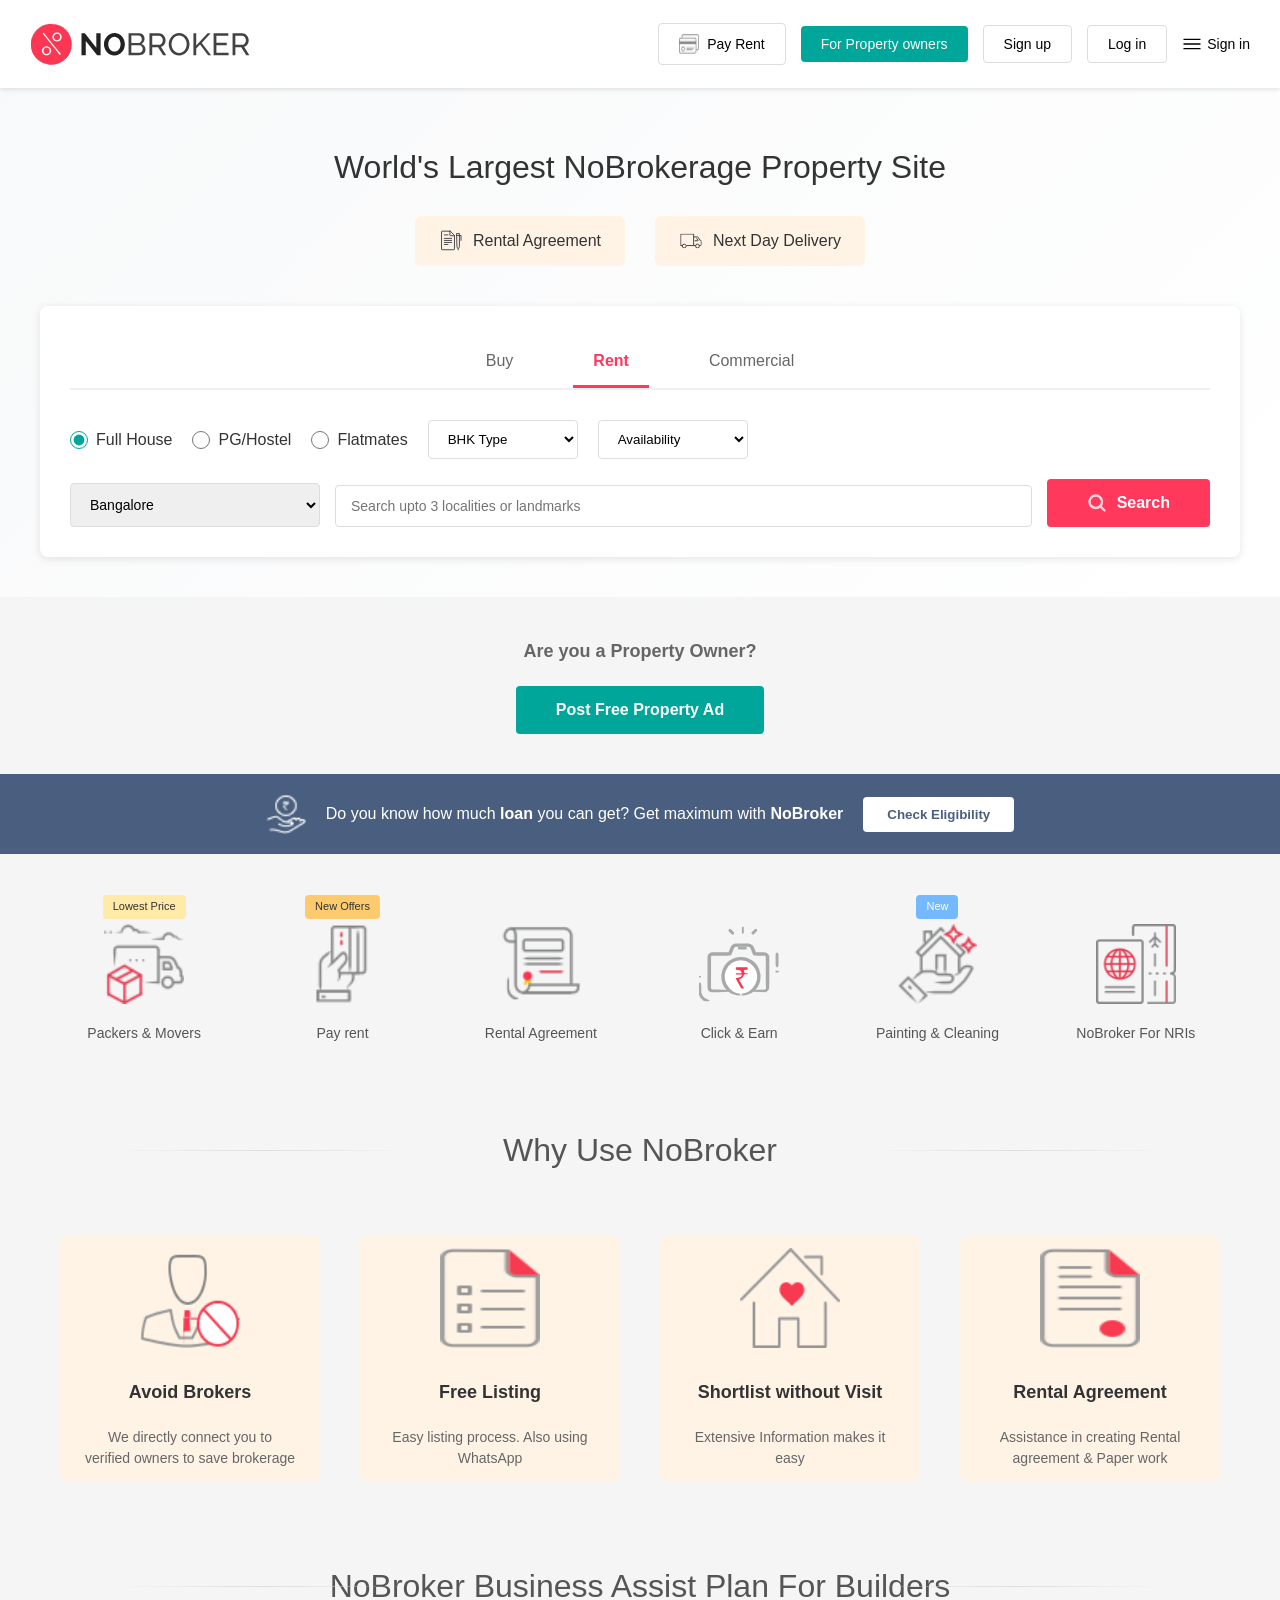
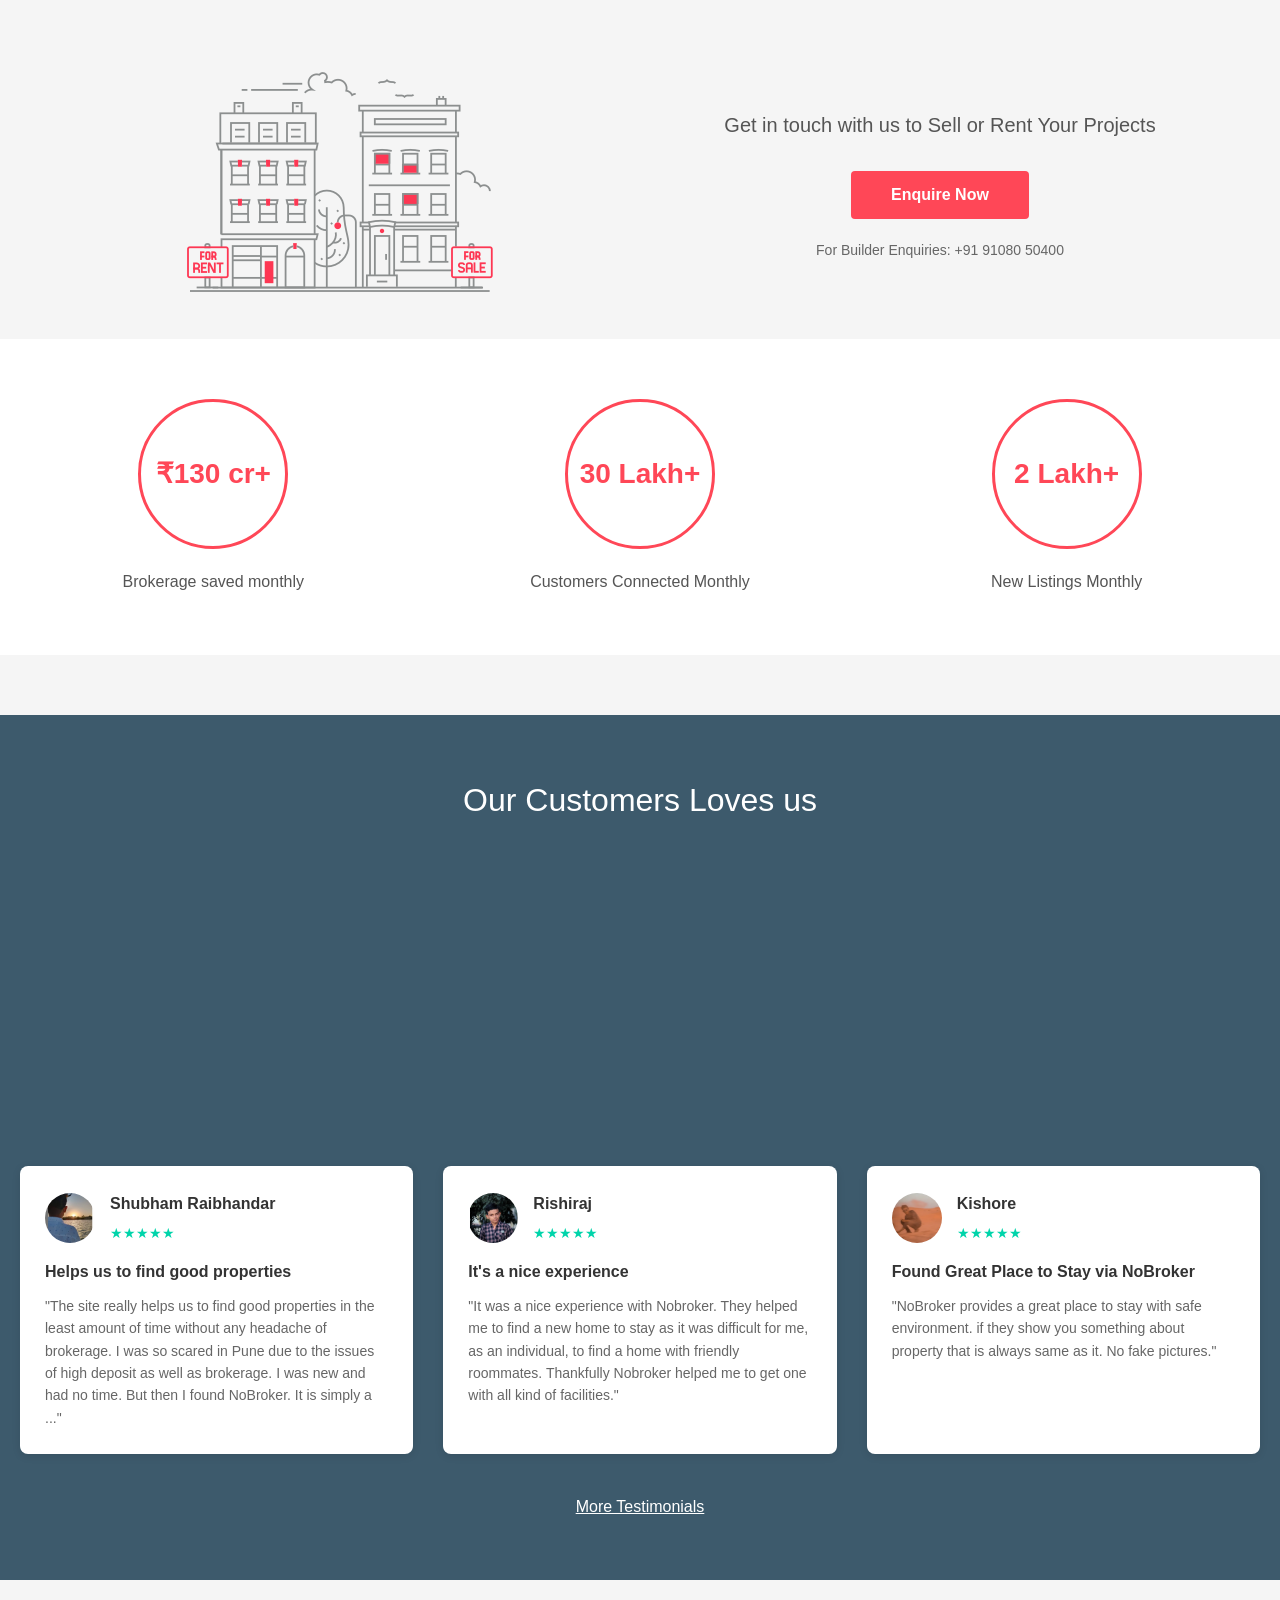
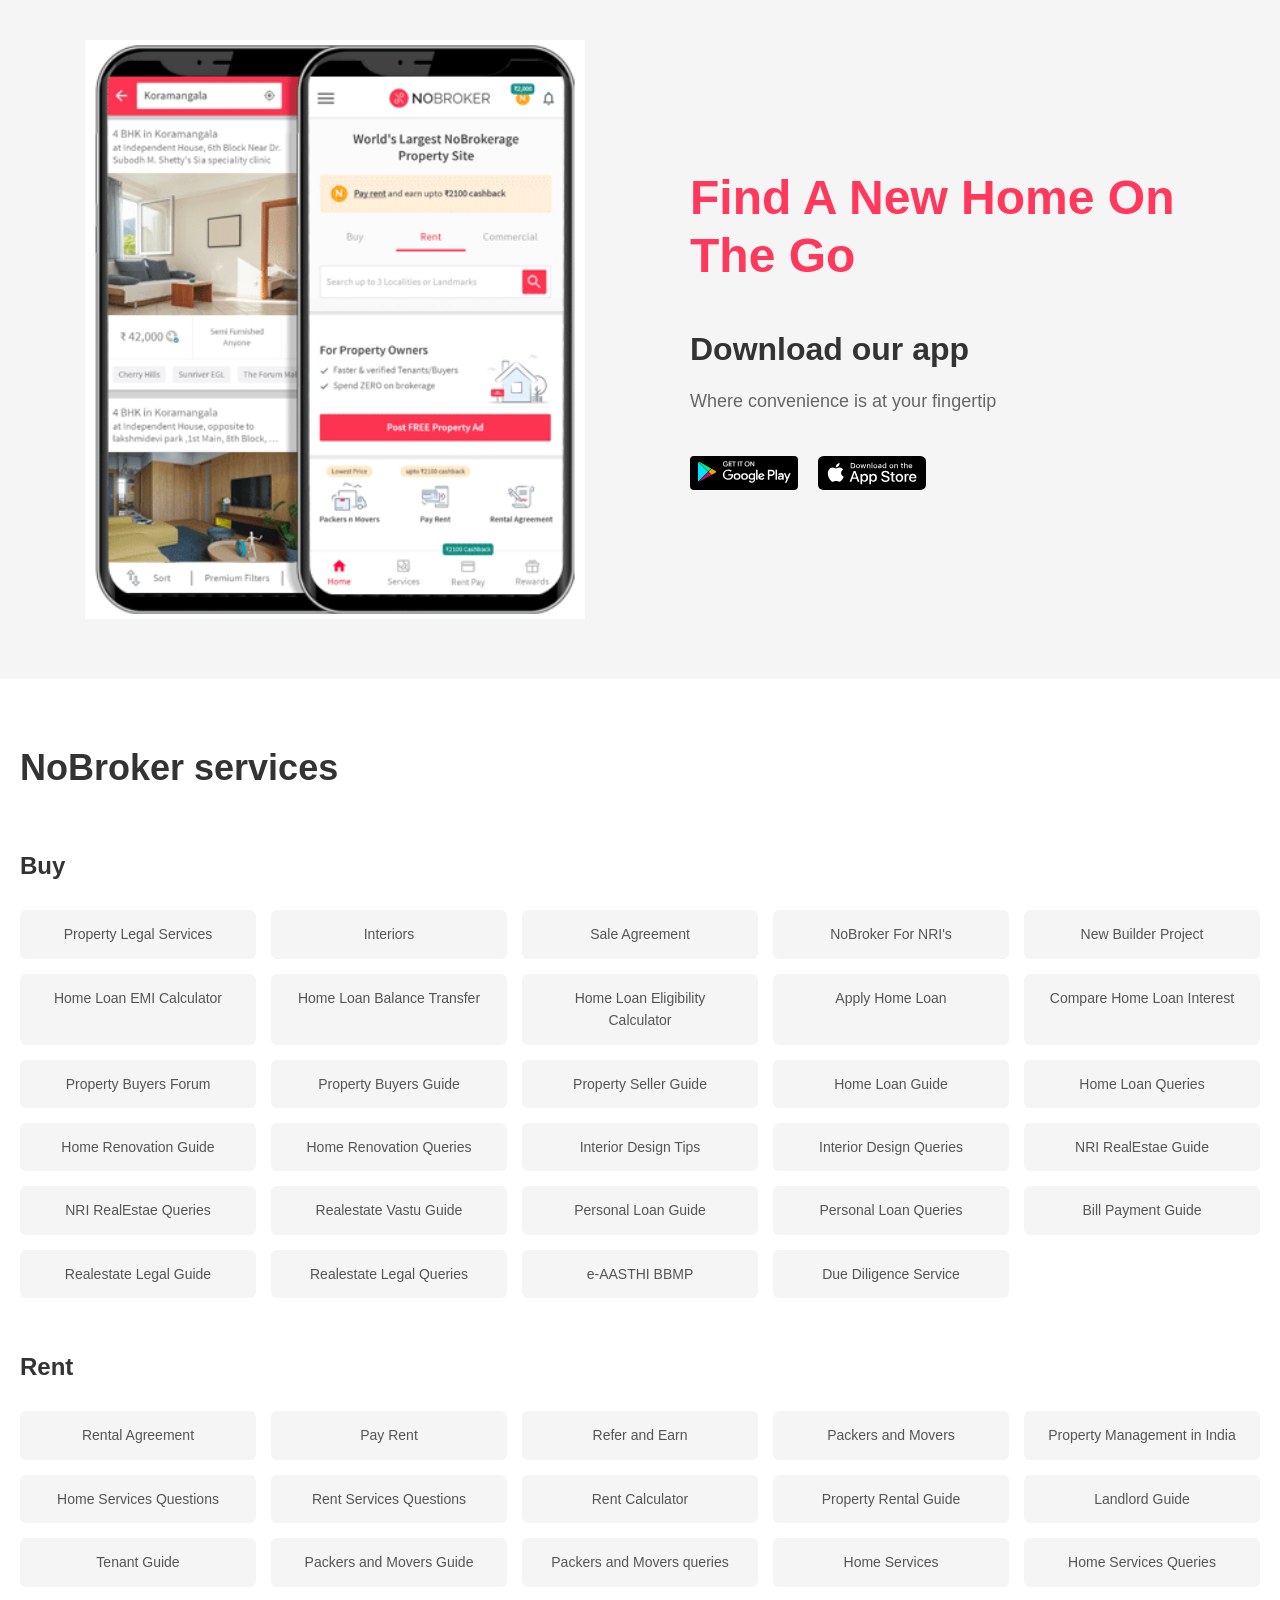
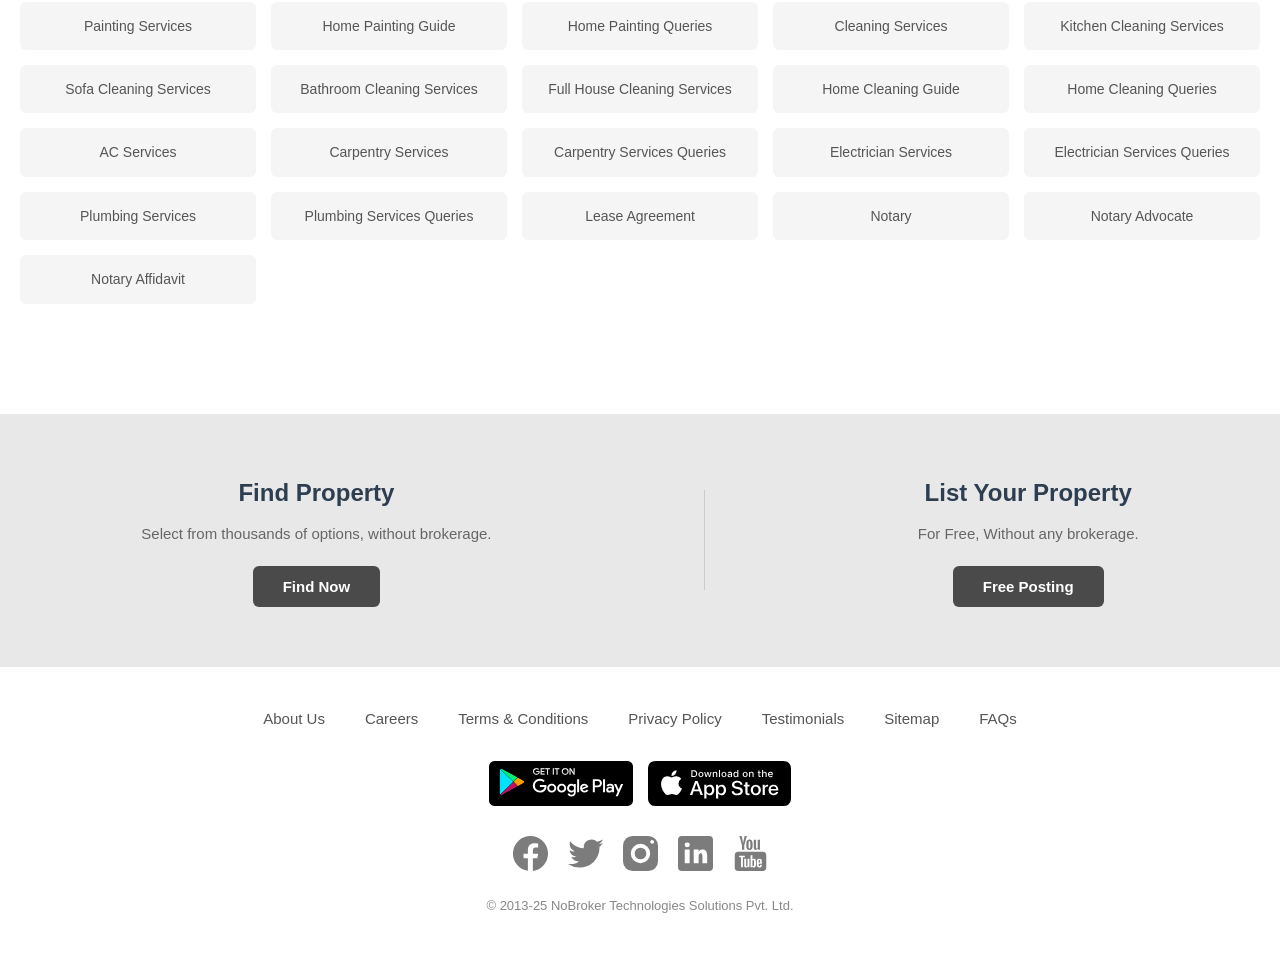
<file: index.html>
<!DOCTYPE html>
<html lang="en">
<head>
    <meta charset="UTF-8">
    <meta name="viewport" content="width=device-width, initial-scale=1.0">
    <title>NoBroker - World's Largest NoBrokerage Property Site</title>
    <link rel="stylesheet" href="style.css">
    <link rel="shortcut icon" href="nofav.webp" type="image/x-icon">
</head>
<body>
    <!-- Navigation Bar -->
    <nav class="navbar">
        <div class="logo-container">
            <img style="width: 220px;" src="./nologo.svg" alt="NoBroker Logo" class="logo">
        </div>
        
        <div class="nav-actions">
            <button class="nav-btn">
                <img src="./pay.png" alt="Pay Rent" class="nav-icon">
                <span><a style="color: black;text-decoration: none;" href="./bill.html">Pay Rent</a></span>
            </button>
            
            <button class="nav-btn primary">
                <span><a style="text-decoration: none;color: white;" href="./sell.html">For Property owners</a></span>
            </button>
            
            <button class="nav-btn">
                <span>Sign up</span>
            </button>
            
            <button class="nav-btn">
                <span><a style="text-decoration: none;color: black;" href="./login.html">Log in</a></span>
            </button>
            
            <button class="menu-btn">
                <img src="./nomenu.svg" alt="Menu" class="nav-icon">
                <span><a style="text-decoration: none;color: black;" href="./login.html">Sign in</a></span>
            </button>
        </div>
    </nav>

    <!-- Hero Section -->
    <section class="hero-section">
        <h1 class="hero-title">World's Largest NoBrokerage Property Site</h1>
        
        <div class="features">
            <div class="feature-item">
                <img src="./rental.svg" alt="Rental Agreement" class="feature-icon">
                <span>Rental Agreement</span>
            </div>
            
            <div class="feature-item">
                <img src="./next.svg" alt="Next Day Delivery" class="feature-icon">
                <span>Next Day Delivery</span>
            </div>
        </div>

        <!-- Search Container -->
        <div class="search-container">
            <div class="tabs">
                <div class="tab">Buy</div>
                <div class="tab active">Rent</div>
                <div class="tab">Commercial</div>
            </div>

            <div class="property-filters">
                <div class="radio-group">
                    <input type="radio" id="fullhouse" name="property" checked>
                    <label for="fullhouse">Full House</label>
                </div>
                <div class="radio-group">
                    <input type="radio" id="pghostel" name="property">
                    <label for="pghostel">PG/Hostel</label>
                </div>
                <div class="radio-group">
                    <input type="radio" id="flatmates" name="property">
                    <label for="flatmates">Flatmates</label>
                </div>
                <select class="filter-dropdown">
                    <option>BHK Type</option>
                    <option>1 BHK</option>
                    <option>2 BHK</option>
                    <option>3 BHK</option>
                    <option>4+ BHK</option>
                </select>
                <select class="filter-dropdown">
                    <option>Availability</option>
                    <option>Immediate</option>
                    <option>Within 15 Days</option>
                    <option>Within 30 Days</option>
                </select>
            </div>

            <div class="search-form">
                <select class="form-input">
                    <option>Bangalore</option>
                    <option>Mumbai</option>
                    <option>Delhi</option>
                    <option>Pune</option>
                    <option>Hyderabad</option>
                </select>
                
                <input type="text" class="form-input" placeholder="Search upto 3 localities or landmarks">
                
                <button class="search-btn">
                    <img src="./nosearch.svg" alt="Search" class="search-icon">
                    Search
                </button>
            </div>
        </div>
    </section>

    <!-- Property Owner Section -->
    <section class="owner-section">
        <h3 class="owner-title">Are you a Property Owner?</h3>
        <button class="post-property-btn">Post Free Property Ad</button>
    </section>

    <!-- Loan Section -->
    <section class="loan-section">
        <img src="./loan.png" alt="Loan" class="loan-icon">
        <p class="loan-text">Do you know how much <span>loan</span> you can get? Get maximum with <span>NoBroker</span></p>
        <button class="eligibility-btn">Check Eligibility</button>
    </section>

    <div class="container">
        <!-- First Row - Services -->
        <section class="services-section">
            <div class="service-item">
                <div class="badge-container">
                    <span class="badge">Lowest Price</span>
                </div>
                <img src="./row1.png" alt="Packers & Movers">
                <p>Packers & Movers</p>
            </div>
            <div class="service-item">
                <div class="badge-container">
                    <span class="badge orange">New Offers</span>
                </div>
                <img src="./row2.png" alt="Pay rent">
                <p>Pay rent</p>
            </div>
            <div class="service-item">
                <div class="badge-container"></div>
                <img src="./row3.png" alt="Rental Agreement">
                <p>Rental Agreement</p>
            </div>
            <div class="service-item">
                <div class="badge-container"></div>
                <img src="./row4.svg" alt="Click & Earn">
                <p>Click & Earn</p>
            </div>
            <div class="service-item">
                <div class="badge-container">
                    <span class="badge new">New</span>
                </div>
                <img src="./row5.png" alt="Painting & Cleaning">
                <p>Painting & Cleaning</p>
            </div>
            <div class="service-item">
                <div class="badge-container"></div>
                <img src="./row6.png" alt="NoBroker For NRIs">
                <p>NoBroker For NRIs</p>
            </div>
        </section>

        <!-- Why Use NoBroker Section -->
        <h2 class="section-title">Why Use NoBroker</h2>

        <section class="features-section">
            <div class="feature-item">
                <img src="./second.png" alt="Avoid Brokers">
                <h3>Avoid Brokers</h3>
                <p>We directly connect you to verified owners to save brokerage</p>
            </div>
            <div class="feature-item">
                <img src="./second2.png" alt="Free Listing">
                <h3>Free Listing</h3>
                <p>Easy listing process. Also using WhatsApp</p>
            </div>
            <div class="feature-item">
                <img src="./second3.png" alt="Shortlist without Visit">
                <h3>Shortlist without Visit</h3>
                <p>Extensive Information makes it easy</p>
            </div>
            <div class="feature-item">
                <img src="./second4.png" alt="Rental Agreement">
                <h3>Rental Agreement</h3>
                <p>Assistance in creating Rental agreement & Paper work</p>
            </div>
        </section>

        <!-- Business Assist Plan -->
        <h2 class="section-title">NoBroker Business Assist Plan For Builders</h2>

        <section class="builder-section">
            <div class="builder-image">
                <img src="./build.png" alt="Building illustration">
            </div>
            <div class="builder-content">
                <p class="builder-text">Get in touch with us to Sell or Rent Your Projects</p>
                <button class="enquire-btn">Enquire Now</button>
                <p class="builder-contact">For Builder Enquiries: +91 91080 50400</p>
            </div>
        </section>
    </div>

      <!-- Stats Section -->
        <section class="stats-section">
            <div class="stat-item">
                <div class="stat-circle">
                    <span class="stat-number">₹130 cr+</span>
                </div>
                <p class="stat-label">Brokerage saved monthly</p>
            </div>
            <div class="stat-item">
                <div class="stat-circle">
                    <span class="stat-number">30 Lakh+</span>
                </div>
                <p class="stat-label">Customers Connected Monthly</p>
            </div>
            <div class="stat-item">
                <div class="stat-circle">
                    <span class="stat-number">2 Lakh+</span>
                </div>
                <p class="stat-label">New Listings Monthly</p>
            </div>
        </section>

        <!-- Customer Reviews Section -->
        <section class="reviews-section">
            <h2 class="section-title-dark">Our Customers Loves us</h2>
            
            <div class="video-container">
                <iframe src="https://www.youtube.com/embed/0ChlgxhXVws?si=gW314exFiSoxu4D_" title="YouTube video player" frameborder="0" allow="accelerometer; autoplay; clipboard-write; encrypted-media; gyroscope; picture-in-picture; web-share" referrerpolicy="strict-origin-when-cross-origin" allowfullscreen></iframe>
            </div>

            <div class="testimonials-container">
                <div class="testimonial-card">
                    <div class="testimonial-header">
                        <img src="./Screenshot 2025-10-29 153111.png" alt="Shubham Raibhandar" class="user-avatar">
                        <div class="user-info">
                            <h4>Shubham Raibhandar</h4>
                            <div class="stars">★★★★★</div>
                        </div>
                    </div>
                    <h3>Helps us to find good properties</h3>
                    <p>"The site really helps us to find good properties in the least amount of time without any headache of brokerage. I was so scared in Pune due to the issues of high deposit as well as brokerage. I was new and had no time. But then I found NoBroker. It is simply a ..."</p>
                </div>

                <div class="testimonial-card">
                    <div class="testimonial-header">
                        <img src="./Screenshot 2025-10-29 153133.png" alt="Lisa Das" class="user-avatar">
                        <div class="user-info">
                            <h4>Rishiraj</h4>
                            <div class="stars">★★★★★</div>
                        </div>
                    </div>
                    <h3>It's a nice experience</h3>
                    <p>"It was a nice experience with Nobroker. They helped me to find a new home to stay as it was difficult for me, as an individual, to find a home with friendly roommates. Thankfully Nobroker helped me to get one with all kind of facilities."</p>
                </div>

                <div class="testimonial-card">
                    <div class="testimonial-header">
                        <img src="./Screenshot 2025-10-29 153152.png" alt="Kishore" class="user-avatar">
                        <div class="user-info">
                            <h4>Kishore</h4>
                            <div class="stars">★★★★★</div>
                        </div>
                    </div>
                    <h3>Found Great Place to Stay via NoBroker</h3>
                    <p>"NoBroker provides a great place to stay with safe environment. if they show you something about property that is always same as it. No fake pictures."</p>
                </div>
            </div>

            <a href="#" class="more-testimonials">More Testimonials</a>
        </section>
    </div>

    <div class="container1">
        <div class="phone-section1">
            <img src="./nonew.png" alt="NoBroker App" class="phone-image1">
        </div>
        
        <div class="content-section1">
            <h1>Find A New Home On The Go</h1>
            
            <div class="download-info1">
                <h2>Download our app</h2>
                <p>Where convenience is at your fingertip</p>
            </div>
            
            <div class="app-buttons1">
                <img src="./noplay.svg" alt="Get it on Google Play" class="store-btn">
                <img src="./noapple.svg" alt="Download on App Store" class="store-btn">
            </div>
        </div>
    </div>
      <section class="services-links-section">
    <div class="services-container">
        <h2 class="services-main-title">NoBroker services</h2>
        
        <!-- Buy Section -->
        <div class="service-category">
            <h3 class="category-title">Buy</h3>
            <div class="links-grid">
                <a href="#" class="service-link">Property Legal Services</a>
                <a href="#" class="service-link">Interiors</a>
                <a href="#" class="service-link">Sale Agreement</a>
                <a href="#" class="service-link">NoBroker For NRI's</a>
                <a href="#" class="service-link">New Builder Project</a>
                <a href="#" class="service-link">Home Loan EMI Calculator</a>
                <a href="#" class="service-link">Home Loan Balance Transfer</a>
                <a href="#" class="service-link">Home Loan Eligibility Calculator</a>
                <a href="#" class="service-link">Apply Home Loan</a>
                <a href="#" class="service-link">Compare Home Loan Interest</a>
                <a href="#" class="service-link">Property Buyers Forum</a>
                <a href="#" class="service-link">Property Buyers Guide</a>
                <a href="#" class="service-link">Property Seller Guide</a>
                <a href="#" class="service-link">Home Loan Guide</a>
                <a href="#" class="service-link">Home Loan Queries</a>
                <a href="#" class="service-link">Home Renovation Guide</a>
                <a href="#" class="service-link">Home Renovation Queries</a>
                <a href="#" class="service-link">Interior Design Tips</a>
                <a href="#" class="service-link">Interior Design Queries</a>
                <a href="#" class="service-link">NRI RealEstae Guide</a>
                <a href="#" class="service-link">NRI RealEstae Queries</a>
                <a href="#" class="service-link">Realestate Vastu Guide</a>
                <a href="#" class="service-link">Personal Loan Guide</a>
                <a href="#" class="service-link">Personal Loan Queries</a>
                <a href="#" class="service-link">Bill Payment Guide</a>
                <a href="#" class="service-link">Realestate Legal Guide</a>
                <a href="#" class="service-link">Realestate Legal Queries</a>
                <a href="#" class="service-link">e-AASTHI BBMP</a>
                <a href="#" class="service-link">Due Diligence Service</a>
            </div>
        </div>

        <!-- Rent Section -->
        <div class="service-category">
            <h3 class="category-title">Rent</h3>
            <div class="links-grid">
                <a href="#" class="service-link">Rental Agreement</a>
                <a href="#" class="service-link">Pay Rent</a>
                <a href="#" class="service-link">Refer and Earn</a>
                <a href="#" class="service-link">Packers and Movers</a>
                <a href="#" class="service-link">Property Management in India</a>
                <a href="#" class="service-link">Home Services Questions</a>
                <a href="#" class="service-link">Rent Services Questions</a>
                <a href="#" class="service-link">Rent Calculator</a>
                <a href="#" class="service-link">Property Rental Guide</a>
                <a href="#" class="service-link">Landlord Guide</a>
                <a href="#" class="service-link">Tenant Guide</a>
                <a href="#" class="service-link">Packers and Movers Guide</a>
                <a href="#" class="service-link">Packers and Movers queries</a>
                <a href="#" class="service-link">Home Services</a>
                <a href="#" class="service-link">Home Services Queries</a>
                <a href="#" class="service-link">Painting Services</a>
                <a href="#" class="service-link">Home Painting Guide</a>
                <a href="#" class="service-link">Home Painting Queries</a>
                <a href="#" class="service-link">Cleaning Services</a>
                <a href="#" class="service-link">Kitchen Cleaning Services</a>
                <a href="#" class="service-link">Sofa Cleaning Services</a>
                <a href="#" class="service-link">Bathroom Cleaning Services</a>
                <a href="#" class="service-link">Full House Cleaning Services</a>
                <a href="#" class="service-link">Home Cleaning Guide</a>
                <a href="#" class="service-link">Home Cleaning Queries</a>
                <a href="#" class="service-link">AC Services</a>
                <a href="#" class="service-link">Carpentry Services</a>
                <a href="#" class="service-link">Carpentry Services Queries</a>
                <a href="#" class="service-link">Electrician Services</a>
                <a href="#" class="service-link">Electrician Services Queries</a>
                <a href="#" class="service-link">Plumbing Services</a>
                <a href="#" class="service-link">Plumbing Services Queries</a>
                <a href="#" class="service-link">Lease Agreement</a>
                <a href="#" class="service-link">Notary</a>
                <a href="#" class="service-link">Notary Advocate</a>
                <a href="#" class="service-link">Notary Affidavit</a>
            </div>
        </div>
    </div>
</section>
    

    <div class="cta-section">
        <div class="cta-box">
            <h2>Find Property</h2>
            <p>Select from thousands of options, without brokerage.</p>
            <button class="cta-btn">Find Now</button>
        </div>
        <div class="divider"></div>
        <div class="cta-box">
            <h2>List Your Property</h2>
            <p>For Free, Without any brokerage.</p>
            <button class="cta-btn">Free Posting</button>
        </div>
    </div>

    <div class="footer">
        <div class="footer-links">
            <a href="#">About Us</a>
            <a href="#">Careers</a>
            <a href="#">Terms & Conditions</a>
            <a href="#">Privacy Policy</a>
            <a href="#">Testimonials</a>
            <a href="#">Sitemap</a>
            <a href="#">FAQs</a>
        </div>

        <div class="app-downloads">
            <img src="./noplay.svg" alt="Get it on Google Play">
            <img src="./noapple.svg" alt="Download on App Store">
        </div>

        <div class="social-icons">
            <img src="./no1.svg" alt="Facebook">
            <img src="./no2.svg" alt="Twitter">
            <img src="./no3.svg" alt="Instagram">
            <img src="./no4.svg" alt="LinkedIn">
            <img src="./no5.svg" alt="YouTube">
        </div>

        <div class="copyright">
            © 2013-25 NoBroker Technologies Solutions Pvt. Ltd.
        </div>
    </div>
</body>
</html>
</file>
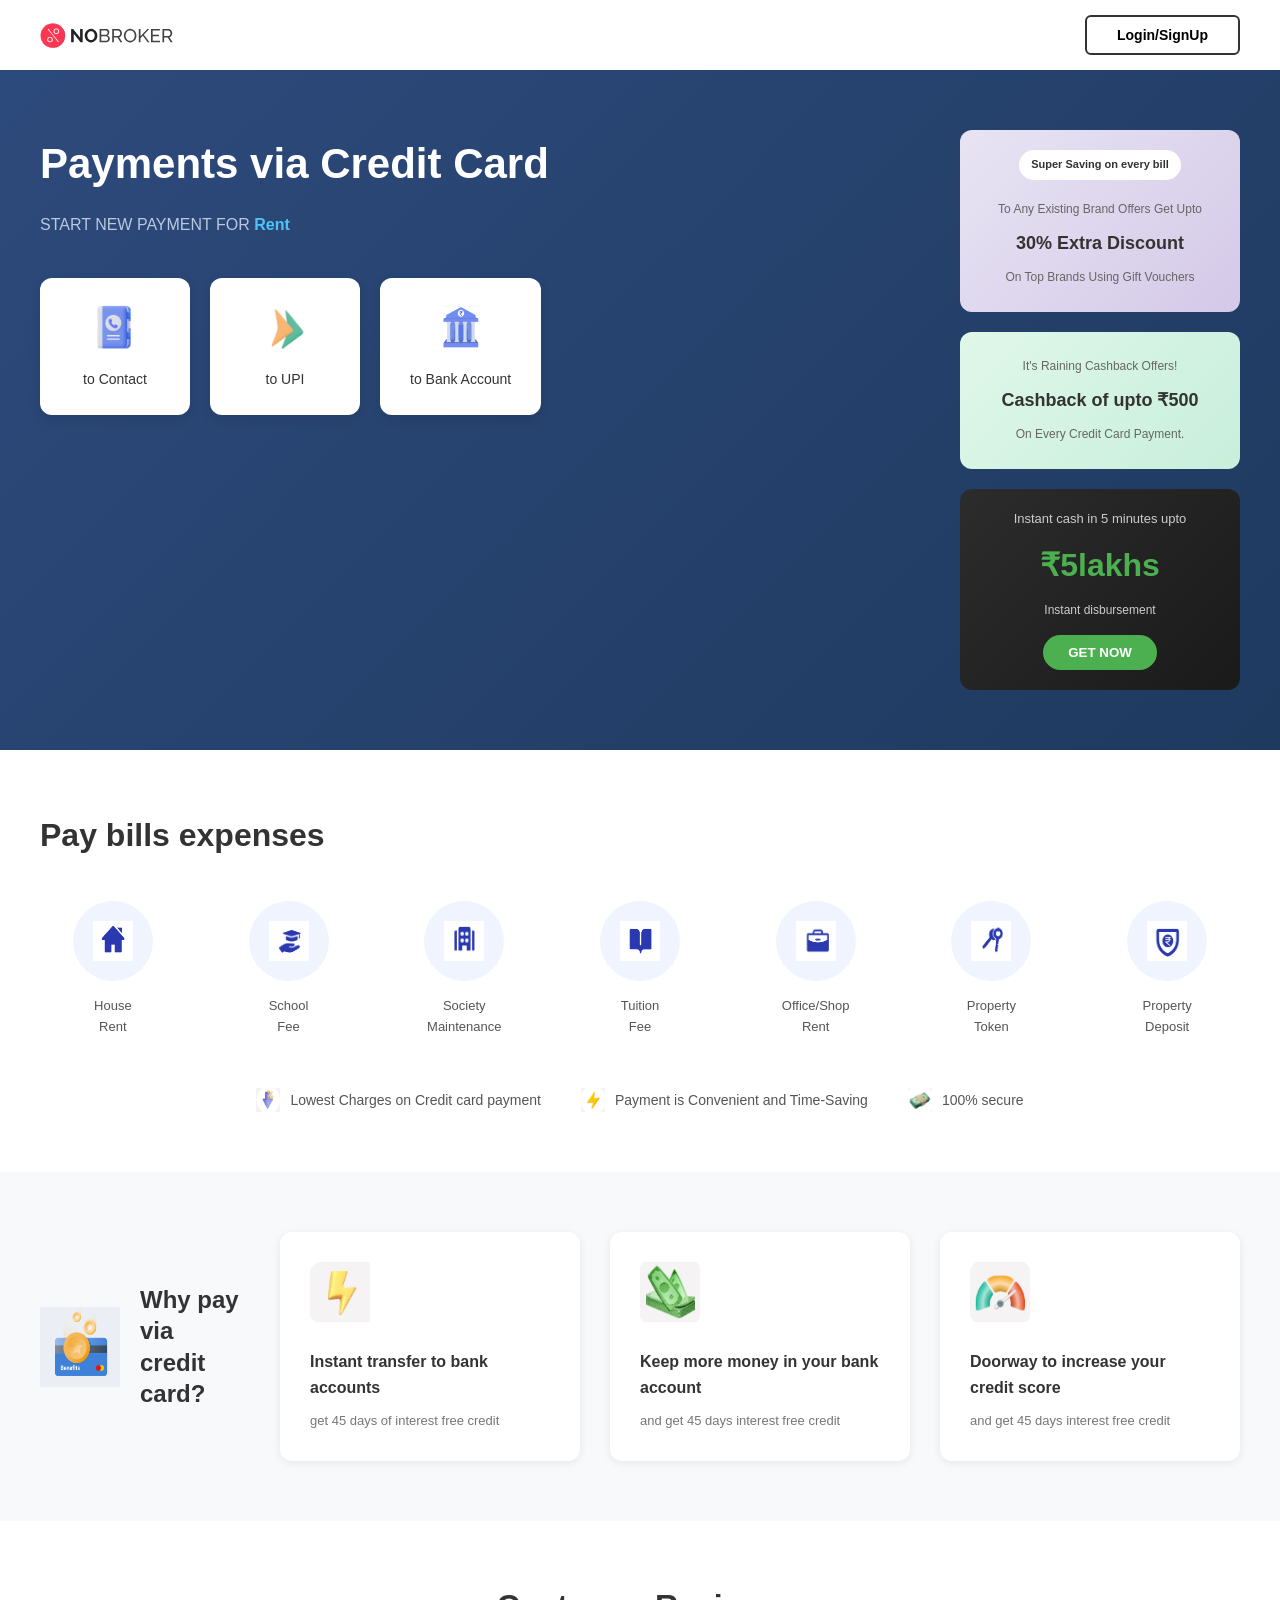
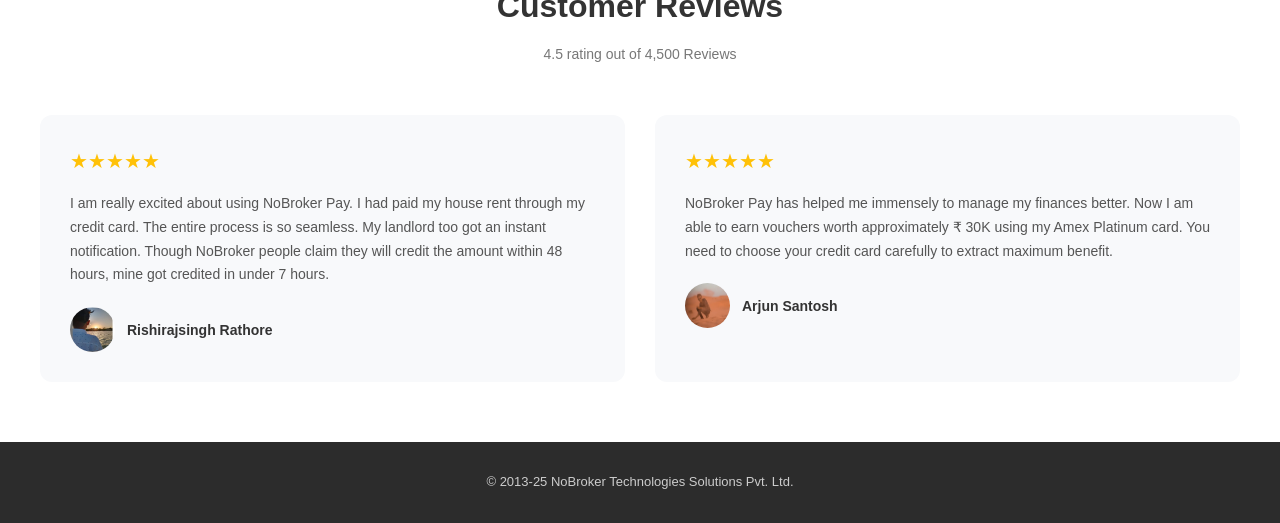
<file: bill.html>
<!DOCTYPE html>
<html lang="en">
<head>
    <meta charset="UTF-8">
    <meta name="viewport" content="width=device-width, initial-scale=1.0">
    <title>Payments via Credit Card - NoBroker</title>
    <link rel="stylesheet" href="bill.css">
        <link rel="shortcut icon" href="nofav.webp" type="image/x-icon">

</head>
<body>
    <!-- Navigation Bar -->
    <nav class="payment-navbar">
        <div class="payment-logo-container">
            <img src="./nologo.svg" alt="NoBroker Logo" class="payment-logo">
        </div>
        <button class="login-btn">Login/SignUp</button>
    </nav>

    <!-- Hero Section -->
    <section class="payment-hero">
        <div class="payment-hero-content">
            <h1 class="payment-hero-title">Payments via Credit Card</h1>
            <p class="payment-hero-subtitle">START NEW PAYMENT FOR <span class="highlight-rent">Rent</span></p>
            
            <div class="payment-methods">
                <div class="payment-method-card">
                    <img src="./toconnect.png" alt="Contact" class="method-icon">
                    <span>to Contact</span>
                </div>
                <div class="payment-method-card">
                    <img src="./toupi.png" alt="UPI" class="method-icon">
                    <span>to UPI</span>
                </div>
                <div class="payment-method-card">
                    <img src="./tobank.png" alt="Bank" class="method-icon">
                    <span>to Bank Account</span>
                </div>
            </div>
        </div>

        <!-- Sidebar Offers -->
        <div class="payment-sidebar">
            <div class="offer-card purple">
                <div class="offer-badge">Super Saving on every bill</div>
                <p class="offer-text-small">To Any Existing Brand Offers Get Upto</p>
                <p class="offer-text-large">30% Extra Discount</p>
                <p class="offer-text-small">On Top Brands Using Gift Vouchers</p>
            </div>

            <div class="offer-card green">
                <p class="offer-text-small">It's Raining Cashback Offers!</p>
                <p class="offer-text-large">Cashback of upto ₹500</p>
                <p class="offer-text-small">On Every Credit Card Payment.</p>
            </div>

            <div class="offer-card dark">
                <p class="offer-text-instant">Instant cash in 5 minutes upto</p>
                <p class="offer-amount">₹5lakhs</p>
                <p class="offer-text-small">Instant disbursement</p>
                <button class="get-now-btn">GET NOW</button>
            </div>
        </div>
    </section>

    <!-- Pay Bills Section -->
    <section class="pay-bills-section">
        <div class="bills-container">
            <h2 class="bills-title">Pay bills expenses</h2>
            
            <div class="bill-types">
                <div class="bill-type-item">
                    <div class="bill-icon-wrapper">
                        <img src="./homerent.png" alt="House" class="bill-icon">
                    </div>
                    <p>House<br>Rent</p>
                </div>
                <div class="bill-type-item">
                    <div class="bill-icon-wrapper">
                        <img src="./schoolrent.png" alt="School" class="bill-icon">
                    </div>
                    <p>School<br>Fee</p>
                </div>
                <div class="bill-type-item">
                    <div class="bill-icon-wrapper">
                        <img src="./socity.png" alt="Society" class="bill-icon">
                    </div>
                    <p>Society<br>Maintenance</p>
                </div>
                <div class="bill-type-item">
                    <div class="bill-icon-wrapper">
                        <img src="./tution.png" alt="Tuition" class="bill-icon">
                    </div>
                    <p>Tuition<br>Fee</p>
                </div>
                <div class="bill-type-item">
                    <div class="bill-icon-wrapper">
                        <img src="./office.png" alt="Office" class="bill-icon">
                    </div>
                    <p>Office/Shop<br>Rent</p>
                </div>
                <div class="bill-type-item">
                    <div class="bill-icon-wrapper">
                        <img src="./Screenshot 2025-10-29 164658.png" alt="Property" class="bill-icon">
                    </div>
                    <p>Property<br>Token</p>
                </div>
                <div class="bill-type-item">
                    <div class="bill-icon-wrapper">
                        <img src="./deposit.png" alt="Deposit" class="bill-icon">
                    </div>
                    <p>Property<br>Deposit</p>
                </div>
            </div>

            <div class="benefits-list">
                <div class="benefit-item">
                    <img src="./lowest.png" alt="Icon" class="benefit-icon">
                    <span>Lowest Charges on Credit card payment</span>
                </div>
                <div class="benefit-item">
                    <img src="./bijli.png" alt="Icon" class="benefit-icon">
                    <span>Payment is Convenient and Time-Saving</span>
                </div>
                <div class="benefit-item">
                    <img src="./sure.png" alt="Icon" class="benefit-icon">
                    <span>100% secure</span>
                </div>
            </div>
        </div>
    </section>

    <!-- Why Pay Section -->
    <section class="why-pay-section">
        <div class="why-pay-container">
            <div class="why-pay-header">
                <img src="./whypay.png" alt="Credit Card" class="why-pay-main-icon">
                <h3>Why pay<br>via credit<br>card?</h3>
            </div>

            <div class="why-pay-cards">
                <div class="why-pay-card">
                    <img src="./transfer.png" alt="Transfer" class="why-pay-icon">
                    <h4>Instant transfer to bank accounts</h4>
                    <p>get 45 days of interest free credit</p>
                </div>
                <div class="why-pay-card">
                    <img src="./money.png" alt="Money" class="why-pay-icon">
                    <h4>Keep more money in your bank account</h4>
                    <p>and get 45 days interest free credit</p>
                </div>
                <div class="why-pay-card">
                    <img src="./doorway.png" alt="Doorway" class="why-pay-icon">
                    <h4>Doorway to increase your credit score</h4>
                    <p>and get 45 days interest free credit</p>
                </div>
            </div>
        </div>
    </section>

    <!-- Customer Reviews Section -->
    <section class="payment-reviews-section">
        <div class="reviews-container">
            <div class="reviews-header">
                <h2>Customer Reviews</h2>
                <p class="rating-text">4.5 rating out of 4,500 Reviews</p>
            </div>

            <div class="reviews-grid">
                <div class="review-card">
                    <div class="stars">★★★★★</div>
                    <p class="review-text">I am really excited about using NoBroker Pay. I had paid my house rent through my credit card. The entire process is so seamless. My landlord too got an instant notification. Though NoBroker people claim they will credit the amount within 48 hours, mine got credited in under 7 hours.</p>
                    <div class="reviewer">
                        <img src="./Screenshot 2025-10-29 153111.png" alt="Reviewer" class="reviewer-avatar">
                        <span class="reviewer-name">Rishirajsingh Rathore</span>
                    </div>
                </div>

                <div class="review-card">
                    <div class="stars">★★★★★</div>
                    <p class="review-text">NoBroker Pay has helped me immensely to manage my finances better. Now I am able to earn vouchers worth approximately ₹ 30K using my Amex Platinum card. You need to choose your credit card carefully to extract maximum benefit.</p>
                    <div class="reviewer">
                        <img src="./Screenshot 2025-10-29 153152.png" alt="Reviewer" class="reviewer-avatar">
                        <span class="reviewer-name">Arjun Santosh</span>
                    </div>
                </div>
            </div>
        </div>
    </section>

    <!-- Footer -->
    <footer class="payment-footer">
        <p>© 2013-25 NoBroker Technologies Solutions Pvt. Ltd.</p>
    </footer>
</body>
</html>
</file>
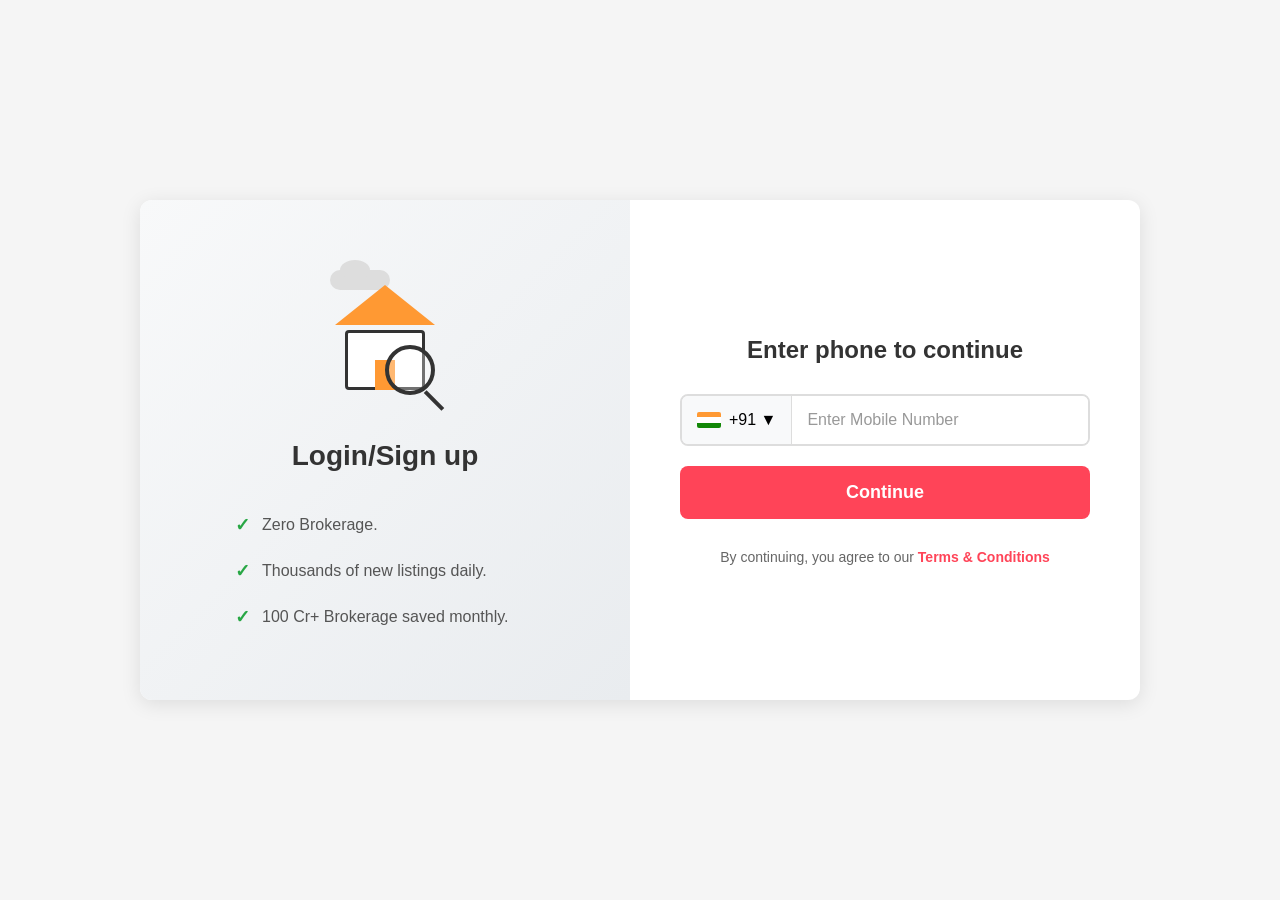
<file: login.html>
<!DOCTYPE html>
<html lang="en">
<head>
    <meta charset="UTF-8">
    <meta name="viewport" content="width=device-width, initial-scale=1.0">
    <title>Login/Sign up</title>
        <link rel="shortcut icon" href="nofav.webp" type="image/x-icon">

    <style>
        * {
            margin: 0;
            padding: 0;
            box-sizing: border-box;
        }

        body {
            font-family: -apple-system, BlinkMacSystemFont, 'Segoe UI', Roboto, Oxygen, Ubuntu, Cantarell, sans-serif;
            background-color: #f5f5f5;
            min-height: 100vh;
            display: flex;
            align-items: center;
            justify-content: center;
            padding: 20px;
        }

        .container {
            display: flex;
            background: white;
            border-radius: 12px;
            box-shadow: 0 4px 20px rgba(0, 0, 0, 0.1);
            overflow: hidden;
            max-width: 1000px;
            width: 100%;
        }

        .left-panel {
            flex: 1;
            padding: 60px 40px;
            background: linear-gradient(135deg, #f8f9fa 0%, #e9ecef 100%);
            display: flex;
            flex-direction: column;
            align-items: center;
            justify-content: center;
        }

        .icon-container {
            width: 150px;
            height: 150px;
            margin-bottom: 30px;
        }

        .house-icon {
            width: 100%;
            height: 100%;
            position: relative;
        }

        .house-base {
            width: 80px;
            height: 60px;
            background: white;
            border: 3px solid #333;
            border-radius: 4px;
            position: absolute;
            bottom: 20px;
            left: 35px;
        }

        .house-roof {
            width: 0;
            height: 0;
            border-left: 50px solid transparent;
            border-right: 50px solid transparent;
            border-bottom: 40px solid #FF9933;
            position: absolute;
            top: 25px;
            left: 25px;
        }

        .house-door {
            width: 20px;
            height: 30px;
            background: #FF9933;
            position: absolute;
            bottom: 20px;
            left: 65px;
        }

        .magnifier {
            width: 50px;
            height: 50px;
            border: 4px solid #333;
            border-radius: 50%;
            position: absolute;
            bottom: 15px;
            right: 25px;
            background: rgba(255, 255, 255, 0.3);
        }

        .magnifier::after {
            content: '';
            width: 4px;
            height: 25px;
            background: #333;
            position: absolute;
            bottom: -22px;
            right: -5px;
            transform: rotate(-45deg);
        }

        .cloud {
            width: 60px;
            height: 20px;
            background: #ddd;
            border-radius: 20px;
            position: absolute;
            top: 10px;
            left: 20px;
        }

        .cloud::before {
            content: '';
            width: 30px;
            height: 20px;
            background: #ddd;
            border-radius: 50%;
            position: absolute;
            top: -10px;
            left: 10px;
        }

        h2 {
            font-size: 28px;
            color: #333;
            margin-bottom: 30px;
            text-align: center;
        }

        .features {
            list-style: none;
            width: 100%;
            max-width: 300px;
        }

        .features li {
            padding: 12px 0;
            color: #555;
            font-size: 16px;
            display: flex;
            align-items: center;
        }

        .features li::before {
            content: '✓';
            color: #28a745;
            font-weight: bold;
            margin-right: 12px;
            font-size: 18px;
        }

        .right-panel {
            flex: 1;
            padding: 60px 50px;
            display: flex;
            flex-direction: column;
            justify-content: center;
        }

        .form-title {
            font-size: 24px;
            color: #333;
            margin-bottom: 30px;
            text-align: center;
        }

        .input-group {
            margin-bottom: 20px;
        }

        .phone-input {
            display: flex;
            border: 2px solid #ddd;
            border-radius: 8px;
            overflow: hidden;
            transition: border-color 0.3s;
        }

        .phone-input:focus-within {
            border-color: #FF4458;
        }

        .country-code {
            display: flex;
            align-items: center;
            padding: 15px;
            background: #f8f9fa;
            border-right: 1px solid #ddd;
            cursor: pointer;
            min-width: 80px;
        }

        .flag {
            width: 24px;
            height: 16px;
            margin-right: 8px;
            background: linear-gradient(to bottom, #FF9933 33.33%, white 33.33%, white 66.66%, #138808 66.66%);
            border-radius: 2px;
        }

        .phone-number {
            flex: 1;
            border: none;
            padding: 15px;
            font-size: 16px;
            outline: none;
        }

        .phone-number::placeholder {
            color: #999;
        }

        .continue-btn {
            width: 100%;
            padding: 16px;
            background: #FF4458;
            color: white;
            border: none;
            border-radius: 8px;
            font-size: 18px;
            font-weight: 600;
            cursor: pointer;
            transition: background 0.3s;
        }

        .continue-btn:hover {
            background: #e63946;
        }

        .continue-btn:active {
            transform: scale(0.98);
        }

        .terms {
            text-align: center;
            margin-top: 30px;
            font-size: 14px;
            color: #666;
        }

        .terms a {
            color: #FF4458;
            text-decoration: none;
            font-weight: 600;
        }

        .terms a:hover {
            text-decoration: underline;
        }

        @media (max-width: 768px) {
            .container {
                flex-direction: column;
            }

            .left-panel {
                padding: 40px 30px;
            }

            .icon-container {
                width: 120px;
                height: 120px;
            }

            .right-panel {
                padding: 40px 30px;
            }

            h2 {
                font-size: 24px;
            }

            .form-title {
                font-size: 20px;
            }
        }

        @media (max-width: 480px) {
            body {
                padding: 10px;
            }

            .left-panel, .right-panel {
                padding: 30px 20px;
            }

            .features li {
                font-size: 14px;
            }

            .continue-btn {
                padding: 14px;
                font-size: 16px;
            }
        }
    </style>
</head>
<body>
    <div class="container">
        <div class="left-panel">
            <div class="icon-container">
                <div class="house-icon">
                    <div class="cloud"></div>
                    <div class="house-roof"></div>
                    <div class="house-base"></div>
                    <div class="house-door"></div>
                    <div class="magnifier"></div>
                </div>
            </div>
            <h2>Login/Sign up</h2>
            <ul class="features">
                <li>Zero Brokerage.</li>
                <li>Thousands of new listings daily.</li>
                <li>100 Cr+ Brokerage saved monthly.</li>
            </ul>
        </div>

        <div class="right-panel">
            <h1 class="form-title">Enter phone to continue</h1>
            <form>
                <div class="input-group">
                    <div class="phone-input">
                        <div class="country-code">
                            <div class="flag"></div>
                            <span>+91 ▼</span>
                        </div>
                        <input type="tel" class="phone-number" placeholder="Enter Mobile Number" maxlength="10">
                    </div>
                </div>
                <button type="submit" class="continue-btn">Continue</button>
            </form>
            <p class="terms">By continuing, you agree to our <a href="#">Terms & Conditions</a></p>
        </div>
    </div>
</body>
</html>
</file>
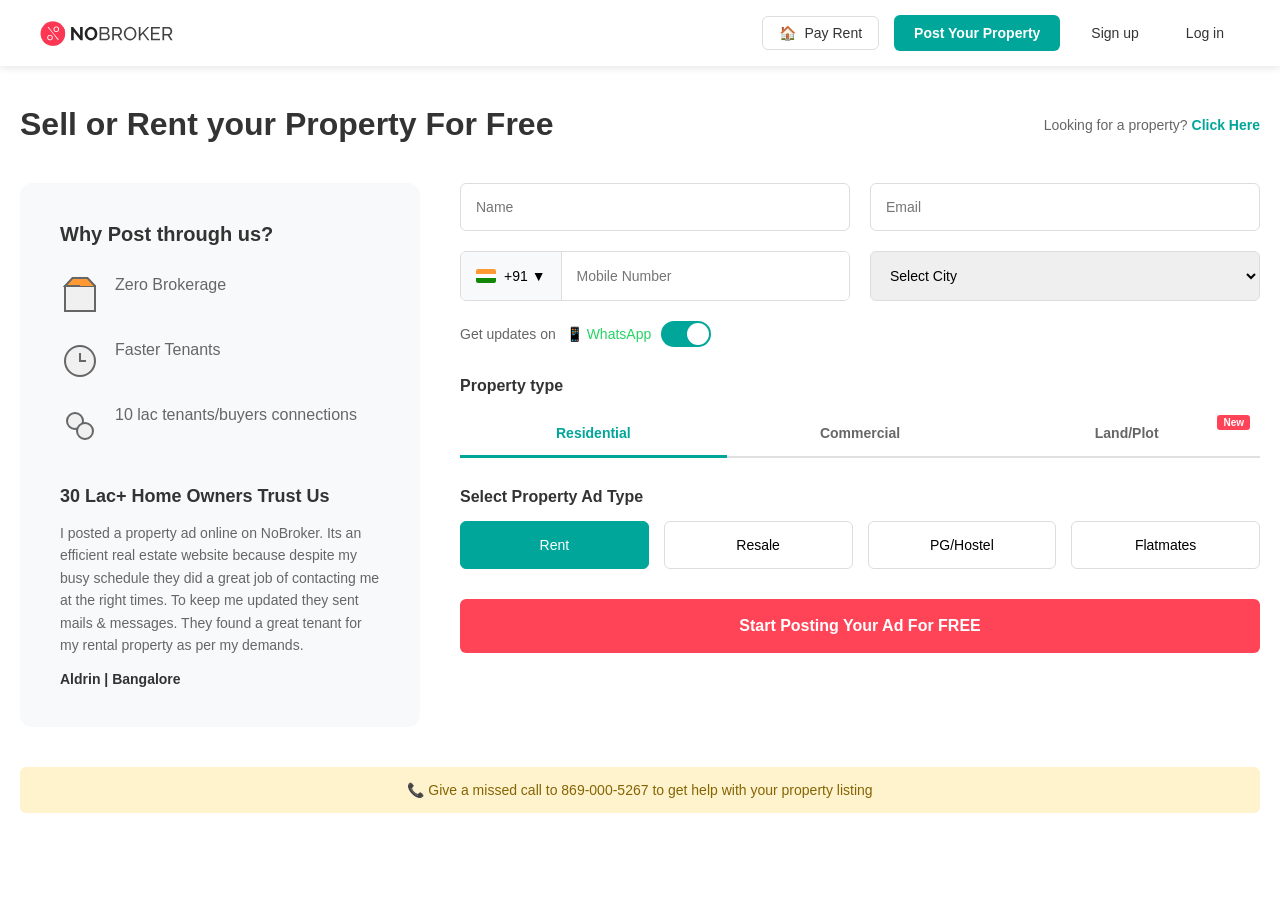
<file: sell.html>
<!DOCTYPE html>
<html lang="en">
<head>
    <meta charset="UTF-8">
    <meta name="viewport" content="width=device-width, initial-scale=1.0">
    <title>Sell or Rent your Property For Free - NoBroker</title>
        <link rel="shortcut icon" href="nofav.webp" type="image/x-icon">

    <style>
        * {
            margin: 0;
            padding: 0;
            box-sizing: border-box;
        }

        body {
            font-family: -apple-system, BlinkMacSystemFont, 'Segoe UI', Roboto, Oxygen, Ubuntu, Cantarell, sans-serif;
            background-color: #fff;
        }

        /* Navbar Styles */
        .navbar {
            display: flex;
            justify-content: space-between;
            align-items: center;
            padding: 15px 40px;
            background: white;
            box-shadow: 0 2px 8px rgba(0, 0, 0, 0.1);
            position: sticky;
            top: 0;
            z-index: 1000;
        }

        .logo {
            height: 35px;
            width: auto;
        }

        .nav-right {
            display: flex;
            align-items: center;
            gap: 15px;
        }

        .pay-rent-btn {
            display: flex;
            align-items: center;
            gap: 8px;
            padding: 8px 16px;
            background: white;
            border: 1px solid #ddd;
            border-radius: 6px;
            color: #333;
            font-size: 14px;
            cursor: pointer;
            transition: all 0.3s;
        }

        .pay-rent-btn:hover {
            background: #f8f9fa;
        }

        .post-property-btn {
            padding: 10px 20px;
            background: #00a699;
            color: white;
            border: none;
            border-radius: 6px;
            font-size: 14px;
            font-weight: 600;
            cursor: pointer;
            transition: all 0.3s;
        }

        .post-property-btn:hover {
            background: #008c82;
        }

        .nav-link {
            padding: 8px 16px;
            color: #333;
            text-decoration: none;
            font-size: 14px;
            cursor: pointer;
            transition: color 0.3s;
        }

        .nav-link:hover {
            color: #00a699;
        }

        .menu-btn {
            display: none;
            background: none;
            border: none;
            font-size: 24px;
            cursor: pointer;
            padding: 5px;
        }

        /* Main Content */
        .main-content {
            max-width: 1400px;
            margin: 0 auto;
            padding: 40px 20px;
        }

        .header-section {
            display: flex;
            justify-content: space-between;
            align-items: center;
            margin-bottom: 40px;
        }

        .page-title {
            font-size: 32px;
            color: #333;
            font-weight: 600;
        }

        .looking-for {
            font-size: 14px;
            color: #666;
        }

        .looking-for a {
            color: #00a699;
            text-decoration: none;
            font-weight: 600;
        }

        .content-wrapper {
            display: grid;
            grid-template-columns: 1fr 2fr;
            gap: 40px;
        }

        /* Left Panel */
        .left-panel {
            background: #f8f9fa;
            padding: 40px;
            border-radius: 12px;
        }

        .why-post {
            font-size: 20px;
            font-weight: 600;
            color: #333;
            margin-bottom: 30px;
        }

        .features-list {
            list-style: none;
            margin-bottom: 40px;
        }

        .features-list li {
            display: flex;
            align-items: flex-start;
            gap: 15px;
            margin-bottom: 25px;
            color: #666;
        }

        .feature-icon {
            width: 40px;
            height: 40px;
            min-width: 40px;
        }

        .testimonial {
            margin-top: 40px;
        }

        .testimonial-title {
            font-size: 18px;
            font-weight: 600;
            color: #333;
            margin-bottom: 15px;
        }

        .testimonial-text {
            color: #666;
            line-height: 1.6;
            font-size: 14px;
            margin-bottom: 15px;
        }

        .testimonial-author {
            color: #333;
            font-weight: 600;
            font-size: 14px;
        }

        /* Right Panel - Form */
        .form-panel {
            background: white;
        }

        .form-row {
            display: grid;
            grid-template-columns: 1fr 1fr;
            gap: 20px;
            margin-bottom: 20px;
        }

        .input-field {
            padding: 15px;
            border: 1px solid #ddd;
            border-radius: 6px;
            font-size: 14px;
            outline: none;
            transition: border-color 0.3s;
        }

        .input-field:focus {
            border-color: #00a699;
        }

        .phone-input-wrapper {
            display: flex;
            border: 1px solid #ddd;
            border-radius: 6px;
            overflow: hidden;
        }

        .phone-input-wrapper:focus-within {
            border-color: #00a699;
        }

        .country-code {
            display: flex;
            align-items: center;
            padding: 15px;
            background: #f8f9fa;
            border-right: 1px solid #ddd;
            gap: 8px;
            cursor: pointer;
            font-size: 14px;
        }

        .flag {
            width: 20px;
            height: 14px;
            background: linear-gradient(to bottom, #FF9933 33.33%, white 33.33%, white 66.66%, #138808 66.66%);
            border-radius: 2px;
        }

        .phone-input {
            flex: 1;
            border: none;
            padding: 15px;
            font-size: 14px;
            outline: none;
        }

        .whatsapp-toggle {
            display: flex;
            align-items: center;
            gap: 10px;
            margin-bottom: 30px;
            font-size: 14px;
            color: #666;
        }

        .toggle-switch {
            position: relative;
            width: 50px;
            height: 26px;
            background: #00a699;
            border-radius: 13px;
            cursor: pointer;
        }

        .toggle-switch::after {
            content: '';
            position: absolute;
            width: 22px;
            height: 22px;
            background: white;
            border-radius: 50%;
            top: 2px;
            right: 2px;
            transition: transform 0.3s;
        }

        .property-type-section {
            margin-bottom: 30px;
        }

        .section-title {
            font-size: 16px;
            font-weight: 600;
            color: #333;
            margin-bottom: 15px;
        }

        .tabs {
            display: flex;
            border-bottom: 2px solid #e0e0e0;
            margin-bottom: 20px;
        }

        .tab {
            flex: 1;
            padding: 15px;
            text-align: center;
            background: none;
            border: none;
            color: #666;
            font-size: 14px;
            font-weight: 600;
            cursor: pointer;
            position: relative;
            transition: color 0.3s;
        }

        .tab.active {
            color: #00a699;
        }

        .tab.active::after {
            content: '';
            position: absolute;
            bottom: -2px;
            left: 0;
            right: 0;
            height: 3px;
            background: #00a699;
        }

        .tab .badge {
            position: absolute;
            top: 5px;
            right: 10px;
            background: #ff4458;
            color: white;
            font-size: 10px;
            padding: 2px 6px;
            border-radius: 3px;
        }

        .ad-type-buttons {
            display: grid;
            grid-template-columns: repeat(4, 1fr);
            gap: 15px;
            margin-bottom: 30px;
        }

        .ad-type-btn {
            padding: 15px;
            background: white;
            border: 1px solid #ddd;
            border-radius: 6px;
            font-size: 14px;
            font-weight: 500;
            cursor: pointer;
            transition: all 0.3s;
        }

        .ad-type-btn:hover {
            border-color: #00a699;
        }

        .ad-type-btn.active {
            background: #00a699;
            color: white;
            border-color: #00a699;
        }

        .submit-btn {
            width: 100%;
            padding: 18px;
            background: #ff4458;
            color: white;
            border: none;
            border-radius: 6px;
            font-size: 16px;
            font-weight: 600;
            cursor: pointer;
            transition: all 0.3s;
        }

        .submit-btn:hover {
            background: #e63946;
        }

        .help-banner {
            background: #fef3cd;
            padding: 15px;
            text-align: center;
            margin-top: 40px;
            border-radius: 6px;
            font-size: 14px;
            color: #856404;
        }

        /* Responsive Design */
        @media (max-width: 1024px) {
            .content-wrapper {
                grid-template-columns: 1fr;
            }

            .left-panel {
                order: 2;
            }

            .form-panel {
                order: 1;
            }
        }

        @media (max-width: 768px) {
            .navbar {
                padding: 15px 20px;
            }

            .nav-right > *:not(.menu-btn) {
                display: none;
            }

            .menu-btn {
                display: block;
            }

            .header-section {
                flex-direction: column;
                align-items: flex-start;
                gap: 15px;
            }

            .page-title {
                font-size: 24px;
            }

            .form-row {
                grid-template-columns: 1fr;
            }

            .ad-type-buttons {
                grid-template-columns: repeat(2, 1fr);
            }

            .left-panel {
                padding: 30px 20px;
            }
        }

        @media (max-width: 480px) {
            .main-content {
                padding: 20px 15px;
            }

            .tabs {
                flex-wrap: wrap;
            }

            .tab {
                flex: 1 1 auto;
                min-width: 120px;
            }
        }
    </style>
</head>
<body>
    <!-- Navbar -->
    <nav class="navbar">
        <img src="./nologo.svg" alt="NoBroker" class="logo">
        <div class="nav-right">
            <button class="pay-rent-btn">
                <span>🏠</span>
                Pay Rent
            </button>
            <button class="post-property-btn">Post Your Property</button>
            <a href="#" class="nav-link">Sign up</a>
            <a href="#" class="nav-link">Log in</a>
            <button class="menu-btn">☰ Menu</button>
        </div>
    </nav>

    <!-- Main Content -->
    <div class="main-content">
        <div class="header-section">
            <h1 class="page-title">Sell or Rent your Property For Free</h1>
            <p class="looking-for">Looking for a property? <a href="#">Click Here</a></p>
        </div>

        <div class="content-wrapper">
            <!-- Left Panel -->
            <div class="left-panel">
                <h2 class="why-post">Why Post through us?</h2>
                <ul class="features-list">
                    <li>
                        <svg class="feature-icon" viewBox="0 0 40 40" fill="none">
                            <rect x="5" y="10" width="30" height="25" stroke="#666" stroke-width="2" fill="#f0f0f0"/>
                            <path d="M20 10 L5 10 L12.5 2 L27.5 2 L35 10" fill="#FF9933" stroke="#666" stroke-width="2"/>
                        </svg>
                        <span>Zero Brokerage</span>
                    </li>
                    <li>
                        <svg class="feature-icon" viewBox="0 0 40 40" fill="none">
                            <circle cx="20" cy="20" r="15" stroke="#666" stroke-width="2" fill="#f0f0f0"/>
                            <path d="M20 12 L20 20 L26 20" stroke="#666" stroke-width="2"/>
                        </svg>
                        <span>Faster Tenants</span>
                    </li>
                    <li>
                        <svg class="feature-icon" viewBox="0 0 40 40" fill="none">
                            <circle cx="15" cy="15" r="8" stroke="#666" stroke-width="2" fill="#f0f0f0"/>
                            <circle cx="25" cy="25" r="8" stroke="#666" stroke-width="2" fill="#f0f0f0"/>
                        </svg>
                        <span>10 lac tenants/buyers connections</span>
                    </li>
                </ul>

                <div class="testimonial">
                    <h3 class="testimonial-title">30 Lac+ Home Owners Trust Us</h3>
                    <p class="testimonial-text">
                        I posted a property ad online on NoBroker. Its an efficient real estate website because despite my busy schedule they did a great job of contacting me at the right times. To keep me updated they sent mails & messages. They found a great tenant for my rental property as per my demands.
                    </p>
                    <p class="testimonial-author">Aldrin | Bangalore</p>
                </div>
            </div>

            <!-- Right Panel - Form -->
            <div class="form-panel">
                <form>
                    <div class="form-row">
                        <input type="text" class="input-field" placeholder="Name">
                        <input type="email" class="input-field" placeholder="Email">
                    </div>

                    <div class="form-row">
                        <div class="phone-input-wrapper">
                            <div class="country-code">
                                <div class="flag"></div>
                                <span>+91 ▼</span>
                            </div>
                            <input type="tel" class="phone-input" placeholder="Mobile Number" maxlength="10">
                        </div>
                        <select class="input-field">
                            <option>Select City</option>
                            <option>Mumbai</option>
                            <option>Delhi</option>
                            <option>Bangalore</option>
                            <option>Pune</option>
                            <option>Surat</option>
                        </select>
                    </div>

                    <div class="whatsapp-toggle">
                        <span>Get updates on</span>
                        <span style="color: #25D366;">📱 WhatsApp</span>
                        <div class="toggle-switch"></div>
                    </div>

                    <div class="property-type-section">
                        <h3 class="section-title">Property type</h3>
                        <div class="tabs">
                            <button type="button" class="tab active">Residential</button>
                            <button type="button" class="tab">Commercial</button>
                            <button type="button" class="tab">
                                Land/Plot
                                <span class="badge">New</span>
                            </button>
                        </div>
                    </div>

                    <div class="property-type-section">
                        <h3 class="section-title">Select Property Ad Type</h3>
                        <div class="ad-type-buttons">
                            <button type="button" class="ad-type-btn active">Rent</button>
                            <button type="button" class="ad-type-btn">Resale</button>
                            <button type="button" class="ad-type-btn">PG/Hostel</button>
                            <button type="button" class="ad-type-btn">Flatmates</button>
                        </div>
                    </div>

                    <button type="submit" class="submit-btn">Start Posting Your Ad For FREE</button>
                </form>
            </div>
        </div>

        <div class="help-banner">
            📞 Give a missed call to 869-000-5267 to get help with your property listing
        </div>
    </div>

    
</body>
</html>
</file>
<file: style.css>
* {
    margin: 0;
    padding: 0;
    box-sizing: border-box;
}

body {
    font-family: 'Segoe UI', Tahoma, Geneva, Verdana, sans-serif;
    background-color: #f5f5f5;
    color: #333;
    line-height: 1.6;
}

/* ========== NOBROKER SERVICES SECTION ========== */
.services-links-section {
    background-color: #fff;
    padding: 60px 20px;
}

.services-container {
    max-width: 1400px;
    margin: 0 auto;
}

.services-main-title {
    font-size: 36px;
    color: #333;
    margin-bottom: 50px;
    font-weight: 600;
}

.service-category {
    margin-bottom: 50px;
}

.category-title {
    font-size: 24px;
    color: #333;
    margin-bottom: 25px;
    font-weight: 600;
}

.links-grid {
    display: grid;
    grid-template-columns: repeat(auto-fill, minmax(220px, 1fr));
    gap: 15px;
}

.service-link {
    background-color: #f5f5f5;
    color: #555;
    text-decoration: none;
    padding: 12px 20px;
    border-radius: 6px;
    font-size: 14px;
    transition: all 0.3s ease;
    display: inline-block;
    text-align: center;
    border: 1px solid transparent;
}

.service-link:hover {
    background-color: #00a699;
    color: white;
    border-color: #00a699;
    transform: translateY(-2px);
    box-shadow: 0 4px 8px rgba(0, 166, 153, 0.2);
}

/* Responsive Design */
@media (max-width: 1024px) {
    .services-main-title {
        font-size: 30px;
    }

    .category-title {
        font-size: 20px;
    }

    .links-grid {
        grid-template-columns: repeat(auto-fill, minmax(180px, 1fr));
        gap: 12px;
    }

    .service-link {
        font-size: 13px;
        padding: 10px 16px;
    }
}

@media (max-width: 768px) {
    .services-links-section {
        padding: 40px 15px;
    }

    .services-main-title {
        font-size: 26px;
        margin-bottom: 35px;
    }

    .category-title {
        font-size: 18px;
        margin-bottom: 20px;
    }

    .links-grid {
        grid-template-columns: repeat(auto-fill, minmax(150px, 1fr));
        gap: 10px;
    }

    .service-link {
        font-size: 12px;
        padding: 10px 14px;
    }
}

@media (max-width: 480px) {
    .services-links-section {
        padding: 30px 10px;
    }

    .services-main-title {
        font-size: 22px;
        margin-bottom: 30px;
    }

    .category-title {
        font-size: 16px;
        margin-bottom: 15px;
    }

    .links-grid {
        grid-template-columns: 1fr;
        gap: 8px;
    }

    .service-link {
        font-size: 13px;
        padding: 12px 16px;
        text-align: left;
    }
}
/* ========== NAVIGATION BAR ========== */
.navbar {
    background-color: #fff;
    padding: 15px 30px;
    display: flex;
    justify-content: space-between;
    align-items: center;
    position: sticky;
    top: 0;
    z-index: 1000;
    box-shadow: 0 2px 4px rgba(0,0,0,0.1);
}

.logo-container {
    display: flex;
    align-items: center;
    gap: 15px;
}

.logo {
    object-fit: contain;
}

.nav-actions {
    display: flex;
    align-items: center;
    gap: 15px;
}

.nav-btn {
    display: flex;
    align-items: center;
    gap: 8px;
    padding: 10px 20px;
    border: 1px solid #ddd;
    background-color: #fff;
    border-radius: 4px;
    cursor: pointer;
    font-size: 14px;
    transition: all 0.3s;
}

.nav-btn:hover {
    background-color: #f8f8f8;
}

.nav-btn.primary {
    background-color: #00a699;
    color: white;
    border: none;
}

.nav-btn.primary:hover {
    background-color: #008f84;
}

.nav-icon {
    width: 20px;
    height: 20px;
}

.menu-btn {
    background: none;
    border: none;
    cursor: pointer;
    display: flex;
    align-items: center;
    gap: 5px;
    font-size: 14px;
}

/* ========== HERO SECTION ========== */
.hero-section {
    text-align: center;
    padding: 60px 20px 40px;
    background: linear-gradient(135deg, #f8f9fa 0%, #ffffff 100%);
}

.hero-title {
    font-size: 32px;
    color: #333;
    margin-bottom: 30px;
    font-weight: 500;
}

.features {
    display: flex;
    justify-content: center;
    gap: 30px;
    margin-bottom: 40px;
    flex-wrap: wrap;
}

.feature-item {
    display: flex;
    align-items: center;
    gap: 10px;
    background-color: #fff3e6;
    padding: 12px 24px;
    border-radius: 6px;
}

.feature-icon {
    width: 24px;
    height: 24px;
}

/* ========== SEARCH SECTION ========== */
.search-container {
    max-width: 1200px;
    margin: 0 auto;
    background-color: white;
    padding: 30px;
    border-radius: 8px;
    box-shadow: 0 2px 8px rgba(0,0,0,0.1);
}

.tabs {
    display: flex;
    justify-content: center;
    gap: 40px;
    margin-bottom: 30px;
    border-bottom: 2px solid #f0f0f0;
}

.tab {
    padding: 12px 20px;
    cursor: pointer;
    color: #666;
    font-size: 16px;
    border-bottom: 3px solid transparent;
    transition: all 0.3s;
}

.tab.active {
    color: #ff385c;
    border-bottom-color: #ff385c;
    font-weight: 600;
}

.property-filters {
    display: flex;
    gap: 20px;
    margin-bottom: 20px;
    flex-wrap: wrap;
}

.radio-group {
    display: flex;
    align-items: center;
    gap: 8px;
}

.radio-group input[type="radio"] {
    width: 18px;
    height: 18px;
    accent-color: #00a699;
}

.filter-dropdown {
    padding: 10px 15px;
    border: 1px solid #ddd;
    border-radius: 4px;
    background-color: white;
    cursor: pointer;
    min-width: 150px;
}

.search-form {
    display: grid;
    grid-template-columns: 250px 1fr auto;
    gap: 15px;
    align-items: end;
}

.form-input {
    padding: 12px 15px;
    border: 1px solid #ddd;
    border-radius: 4px;
    font-size: 14px;
}

.search-btn {
    display: flex;
    align-items: center;
    justify-content: center;
    gap: 10px;
    padding: 14px 40px;
    background-color: #ff385c;
    color: white;
    border: none;
    border-radius: 4px;
    font-size: 16px;
    font-weight: 600;
    cursor: pointer;
    transition: all 0.3s;
}

.search-btn:hover {
    background-color: #e03149;
}

.search-icon {
    width: 20px;
    height: 20px;
}

/* ========== PROPERTY OWNER SECTION ========== */
.owner-section {
    text-align: center;
    padding: 40px 20px;
}

.owner-title {
    color: #666;
    margin-bottom: 20px;
    font-size: 18px;
}

.post-property-btn {
    background-color: #00a699;
    color: white;
    padding: 15px 40px;
    border: none;
    border-radius: 4px;
    font-size: 16px;
    font-weight: 600;
    cursor: pointer;
    transition: all 0.3s;
}

.post-property-btn:hover {
    background-color: #008f84;
}

/* ========== LOAN SECTION ========== */
.loan-section {
    background-color: #4a5f7f;
    color: white;
    padding: 20px 40px;
    display: flex;
    justify-content: center;
    align-items: center;
    gap: 20px;
    flex-wrap: wrap;
}

.loan-icon {
    width: 40px;
    height: 40px;
}

.loan-text {
    font-size: 16px;
}

.loan-text span {
    font-weight: 700;
}

.eligibility-btn {
    background-color: white;
    color: #4a5f7f;
    padding: 10px 24px;
    border: none;
    border-radius: 4px;
    font-weight: 600;
    cursor: pointer;
    transition: all 0.3s;
}

.eligibility-btn:hover {
    background-color: #f0f0f0;
}

/* ========== CONTAINER ========== */
.container {
    max-width: 1200px;
    margin: 0 auto;
    padding: 40px 20px;
}

/* ========== SERVICES SECTION ========== */
.services-section {
    display: flex;
    justify-content: space-around;
    align-items: flex-start;
    flex-wrap: wrap;
    gap: 30px;
    margin-bottom: 60px;
}

.service-item {
    text-align: center;
    flex: 0 1 150px;
    display: flex;
    flex-direction: column;
}

.badge-container {
    height: 25px;
    margin-bottom: 5px;
    display: flex;
    justify-content: center;
    align-items: center;
}

.service-item img {
    width: 80px;
    height: 80px;
    margin-bottom: 10px;
    display: block;
    margin-left: auto;
    margin-right: auto;
}

.service-item p {
    font-size: 14px;
    color: #555;
    margin-top: 8px;
}

.badge {
    display: inline-block;
    font-size: 11px;
    padding: 3px 10px;
    border-radius: 4px;
    background-color: #ffeaa7;
    color: #333;
    font-weight: 500;
}

.badge.orange {
    background-color: #fdcb6e;
}

.badge.new {
    background-color: #74b9ff;
    color: white;
}

/* ========== SECTION TITLES ========== */
.section-title {
    text-align: center;
    font-size: 32px;
    color: #555;
    margin: 80px 0 60px;
    position: relative;
    font-weight: 400;
}

.section-title::before,
.section-title::after {
    content: '';
    position: absolute;
    top: 50%;
    width: 25%;
    height: 1px;
    background: linear-gradient(to right, transparent, #ddd, transparent);
}

.section-title::before {
    left: 5%;
}

.section-title::after {
    right: 5%;
}

/* ========== FEATURES SECTION ========== */
.features-section {
    display: grid;
    grid-template-columns: repeat(4, 1fr);
    gap: 40px;
    margin-bottom: 80px;
}

.features-section .feature-item {
    text-align: center;
    display: flex;
    flex-direction: column;
    align-items: center;
}

.features-section .feature-item img {
    width: 100px;
    height: 100px;
    margin-bottom: 20px;
}

.features-section .feature-item h3 {
    font-size: 18px;
    margin-bottom: 10px;
    color: #333;
    font-weight: 600;
}

.features-section .feature-item p {
    font-size: 14px;
    color: #666;
    line-height: 1.5;
}

/* ========== BUILDER SECTION ========== */
.builder-section {
    display: flex;
    justify-content: space-between;
    align-items: center;
    flex-wrap: wrap;
    gap: 40px;
    margin-top: 60px;
}

.builder-image {
    flex: 1;
    min-width: 300px;
    text-align: center;
}

.builder-image img {
    max-width: 100%;
    height: auto;
}

.builder-content {
    flex: 1;
    min-width: 300px;
    text-align: center;
}

.builder-text {
    font-size: 20px;
    color: #555;
    margin-bottom: 30px;
    font-weight: 500;
}

.enquire-btn {
    background-color: #ff4757;
    color: white;
    border: none;
    padding: 15px 40px;
    font-size: 16px;
    font-weight: 600;
    border-radius: 4px;
    cursor: pointer;
    transition: background-color 0.3s ease;
    margin-bottom: 20px;
}

.enquire-btn:hover {
    background-color: #e84118;
}

.builder-contact {
    font-size: 14px;
    color: #666;
}

/* ========== STATS SECTION ========== */
.stats-section {
    display: flex;
    justify-content: space-around;
    align-items: center;
    flex-wrap: wrap;
    gap: 40px;
    padding: 60px 20px;
    background-color: white;
}

.stat-item {
    text-align: center;
    flex: 0 1 300px;
}

.stat-circle {
    width: 150px;
    height: 150px;
    border: 3px solid #ff4757;
    border-radius: 50%;
    display: flex;
    align-items: center;
    justify-content: center;
    margin: 0 auto 20px;
}

.stat-number {
    font-size: 28px;
    font-weight: 600;
    color: #ff4757;
}

.stat-label {
    font-size: 16px;
    color: #555;
}

/* ========== REVIEWS SECTION ========== */
.reviews-section {
    background-color: #3d5a6c;
    margin: 60px 0 0;
    padding: 60px 20px;
}

.section-title-dark {
    text-align: center;
    font-size: 32px;
    color: white;
    margin-bottom: 40px;
    font-weight: 400;
}

.video-container {
    width: 500px;
    height: 250px;
    margin: 0 auto 50px;
    overflow: hidden;
    border-radius: 8px;
}

.video-container iframe {
    width: 100%;
    height: 100%;
    border: none;
}

.testimonials-container {
    display: grid;
    grid-template-columns: repeat(3, 1fr);
    gap: 30px;
    margin-bottom: 40px;
}

.testimonial-card {
    background-color: white;
    padding: 25px;
    border-radius: 8px;
    box-shadow: 0 2px 8px rgba(0,0,0,0.1);
}

.testimonial-header {
    display: flex;
    align-items: center;
    margin-bottom: 15px;
}

.user-avatar {
    width: 50px;
    height: 50px;
    border-radius: 50%;
    margin-right: 15px;
    object-fit: cover;
}

.user-info h4 {
    font-size: 16px;
    margin-bottom: 5px;
    color: #333;
}

.stars {
    color: #00d4aa;
    font-size: 14px;
}

.testimonial-card h3 {
    font-size: 16px;
    margin-bottom: 10px;
    color: #333;
}

.testimonial-card p {
    font-size: 14px;
    color: #666;
    line-height: 1.6;
}

.more-testimonials {
    display: block;
    text-align: center;
    color: white;
    text-decoration: underline;
    font-size: 16px;
    margin-top: 20px;
}

.more-testimonials:hover {
    color: #ddd;
}

.container1 {
    display: flex;
    align-items: center;
    justify-content: space-between;
    max-width: 1400px;
    margin: 0 auto;
    padding: 60px 80px;
    gap: 100px;
}

.phone-section1 {
    flex: 1;
    display: flex;
    justify-content: center;
}

.phone-image1 {
    max-width: 100%;
    height: auto;
    width: 500px;
}

.content-section1 {
    flex: 1;
}

h1 {
    font-size: 48px;
    color: #ff385c;
    font-weight: 700;
    margin-bottom: 40px;
    line-height: 1.2;
}

.download-info1 h2 {
    font-size: 32px;
    color: #333;
    font-weight: 600;
    margin-bottom: 12px;
}

.download-info1 p {
    font-size: 18px;
    color: #666;
    margin-bottom: 40px;
}

.app-buttons1 {
    display: flex;
    gap: 20px;
}

.store-btn1 {
    height: 55px;
    cursor: pointer;
    transition: transform 0.3s ease;
}

.store-btn1:hover {
    transform: scale(1.05);
}

@media (max-width: 1024px) {
    .container1 {
        flex-direction: column;
        padding: 40px;
        gap: 50px;
    }
    
    h1 {
        font-size: 36px;
        text-align: center;
    }
    
    .download-info1 {
        text-align: center;
    }
    
    .app-buttons1 {
        justify-content: center;
    }
}

@media (max-width: 768px) {
    h1 {
        font-size: 28px;
    }
    
    .download-info1 h2 {
        font-size: 24px;
    }
    
    .phone-image1 {
        width: 350px;
    }
    
    .store-btn1 {
        height: 45px;
    }
}
/* ========== CTA SECTION ========== */
.cta-section {
    background: #e8e8e8;
    padding: 60px 50px;
    display: flex;
    justify-content: space-around;
    align-items: center;
    flex-wrap: wrap;
    gap: 30px;
}

.cta-box {
    text-align: center;
}

.cta-box h2 {
    font-size: 24px;
    margin-bottom: 10px;
    color: #2c3e50;
}

.cta-box p {
    color: #666;
    margin-bottom: 20px;
    font-size: 15px;
}

.cta-btn {
    background: #4a4a4a;
    color: white;
    border: none;
    padding: 12px 30px;
    border-radius: 6px;
    font-size: 15px;
    cursor: pointer;
    font-weight: 600;
    transition: background 0.3s;
}

.cta-btn:hover {
    background: #333;
}

.divider {
    width: 1px;
    height: 100px;
    background: #ccc;
}

/* ========== FOOTER ========== */
.footer {
    background: white;
    padding: 40px 50px;
}

.footer-links {
    display: flex;
    justify-content: center;
    gap: 40px;
    margin-bottom: 30px;
    flex-wrap: wrap;
}

.footer-links a {
    color: #555;
    text-decoration: none;
    font-size: 15px;
    transition: color 0.2s;
}

.footer-links a:hover {
    color: #000;
}

.app-downloads {
    display: flex;
    justify-content: center;
    gap: 15px;
    margin-bottom: 30px;
}

.app-downloads img {
    height: 45px;
    cursor: pointer;
    transition: transform 0.2s;
}

.app-downloads img:hover {
    transform: scale(1.05);
}

.social-icons {
    display: flex;
    justify-content: center;
    gap: 20px;
    margin-bottom: 25px;
}

.social-icons img {
    width: 35px;
    height: 35px;
    cursor: pointer;
    opacity: 0.7;
    transition: opacity 0.2s;
}

.social-icons img:hover {
    opacity: 1;
}

.copyright {
    text-align: center;
    color: #888;
    font-size: 13px;
}

/* ========== RESPONSIVE DESIGN ========== */
@media (max-width: 1024px) {
    .search-form {
        grid-template-columns: 1fr;
    }

    .features-section {
        grid-template-columns: repeat(2, 1fr);
    }

    .testimonials-container {
        grid-template-columns: repeat(2, 1fr);
    }

    .container {
        flex-direction: column;
        gap: 50px;
    }

    .content-section h1 {
        text-align: center;
    }

    .download-info {
        text-align: center;
    }

    .app-buttons {
        justify-content: center;
    }
}

@media (max-width: 768px) {
    .navbar {
        padding: 12px 20px;
    }

    .nav-actions {
        gap: 10px;
    }

    .nav-btn span {
        display: none;
    }

    .hero-title {
        font-size: 24px;
    }

    .features {
        flex-direction: column;
        align-items: center;
    }

    .tabs {
        gap: 20px;
        flex-wrap: wrap;
    }

    .property-filters {
        flex-direction: column;
        gap: 15px;
    }

    .loan-section {
        flex-direction: column;
        text-align: center;
        padding: 20px;
    }

    .section-title {
        font-size: 24px;
        margin: 60px 0 40px;
    }

    .section-title-dark {
        font-size: 24px;
    }

    .section-title::before,
    .section-title::after {
        width: 15%;
    }

    .features-section {
        grid-template-columns: 1fr;
    }

    .builder-section {
        flex-direction: column;
    }

    .stat-circle {
        width: 120px;
        height: 120px;
    }

    .stat-number {
        font-size: 22px;
    }

    .testimonials-container {
        grid-template-columns: 1fr;
    }

    .video-container {
        width: 400px;
        height: 200px;
    }

    .content-section h1 {
        font-size: 28px;
    }

    .download-info h2 {
        font-size: 24px;
    }

    .phone-image {
        width: 350px;
    }

    .store-btn {
        height: 45px;
    }
}

@media (max-width: 480px) {
    .container {
        padding: 20px 10px;
    }

    .hero-title {
        font-size: 20px;
    }

    .search-container {
        padding: 20px 15px;
    }

    .section-title {
        font-size: 20px;
        margin: 40px 0 30px;
    }

    .section-title-dark {
        font-size: 20px;
    }

    .section-title::before,
    .section-title::after {
        display: none;
    }

    .services-section {
        gap: 15px;
    }

    .service-item {
        flex: 0 1 100px;
    }

    .service-item img {
        width: 50px;
        height: 50px;
    }

    .service-item p {
        font-size: 11px;
    }

    .stat-circle {
        width: 100px;
        height: 100px;
    }

    .stat-number {
        font-size: 18px;
    }

    .video-container {
        width: 300px;
        height: 300px;
    }

    .content-section h1 {
        font-size: 24px;
    }
}
</file>
<file: bill.css>
* {
    margin: 0;
    padding: 0;
    box-sizing: border-box;
}

body {
    font-family: 'Segoe UI', Tahoma, Geneva, Verdana, sans-serif;
    background-color: #f5f7fa;
    color: #333;
    line-height: 1.6;
}

/* ========== NAVIGATION ========== */
.payment-navbar {
    background-color: #fff;
    padding: 15px 40px;
    display: flex;
    justify-content: space-between;
    align-items: center;
    box-shadow: 0 2px 4px rgba(0,0,0,0.1);
}

.payment-logo-container {
    display: flex;
    align-items: center;
}

.payment-logo {
    height: 35px;
    width: auto;
}

.login-btn {
    padding: 10px 30px;
    border: 2px solid #333;
    background-color: #fff;
    border-radius: 6px;
    font-size: 14px;
    font-weight: 600;
    cursor: pointer;
    transition: all 0.3s;
}

.login-btn:hover {
    background-color: #333;
    color: #fff;
}

/* ========== HERO SECTION ========== */
.payment-hero {
    background: linear-gradient(135deg, #2d4a7c 0%, #1e3a5f 100%);
    padding: 60px 40px;
    display: flex;
    justify-content: space-between;
    gap: 40px;
    flex-wrap: wrap;
}

.payment-hero-content {
    flex: 1;
    min-width: 300px;
}

.payment-hero-title {
    font-size: 42px;
    color: #fff;
    margin-bottom: 15px;
    font-weight: 600;
}

.payment-hero-subtitle {
    font-size: 16px;
    color: #b8c9e0;
    margin-bottom: 40px;
}

.highlight-rent {
    color: #4fc3f7;
    font-weight: 700;
}

.payment-methods {
    display: flex;
    gap: 20px;
    flex-wrap: wrap;
}

.payment-method-card {
    background-color: #fff;
    padding: 25px 30px;
    border-radius: 12px;
    display: flex;
    flex-direction: column;
    align-items: center;
    gap: 15px;
    min-width: 150px;
    box-shadow: 0 4px 12px rgba(0,0,0,0.1);
    cursor: pointer;
    transition: all 0.3s;
}

.payment-method-card:hover {
    transform: translateY(-5px);
    box-shadow: 0 8px 20px rgba(0,0,0,0.15);
}

.method-icon {
    width: 50px;
    height: 50px;
}

.payment-method-card span {
    font-size: 14px;
    font-weight: 500;
    color: #333;
}

/* ========== SIDEBAR OFFERS ========== */
.payment-sidebar {
    display: flex;
    flex-direction: column;
    gap: 20px;
    flex: 0 0 280px;
}

.offer-card {
    background-color: #fff;
    padding: 20px;
    border-radius: 12px;
    text-align: center;
    position: relative;
    overflow: hidden;
}

.offer-card.purple {
    background: linear-gradient(135deg, #e8e4f3 0%, #d4c9e8 100%);
}

.offer-card.green {
    background: linear-gradient(135deg, #e0f7e9 0%, #c8efdb 100%);
}

.offer-card.dark {
    background: linear-gradient(135deg, #2c2c2c 0%, #1a1a1a 100%);
    color: #fff;
}

.offer-badge {
    background-color: #fff;
    padding: 6px 12px;
    border-radius: 20px;
    font-size: 11px;
    font-weight: 600;
    display: inline-block;
    margin-bottom: 15px;
}

.offer-icon {
    width: 60px;
    height: 60px;
    margin: 10px auto;
}

.offer-text-small {
    font-size: 12px;
    color: #666;
    margin: 5px 0;
}

.offer-card.dark .offer-text-small {
    color: #ccc;
}

.offer-text-large {
    font-size: 18px;
    font-weight: 700;
    color: #333;
    margin: 10px 0;
}

.offer-card.dark .offer-text-large {
    color: #fff;
}

.offer-text-instant {
    font-size: 13px;
    color: #ccc;
    margin-bottom: 5px;
}

.offer-amount {
    font-size: 32px;
    font-weight: 700;
    color: #4caf50;
    margin: 10px 0;
}

.get-now-btn {
    background-color: #4caf50;
    color: #fff;
    border: none;
    padding: 10px 25px;
    border-radius: 20px;
    font-weight: 600;
    cursor: pointer;
    margin-top: 10px;
    transition: all 0.3s;
}

.get-now-btn:hover {
    background-color: #45a049;
}

.money-illustration {
    width: 100px;
    height: 100px;
    position: absolute;
    bottom: 10px;
    right: 10px;
}

/* ========== PAY BILLS SECTION ========== */
.pay-bills-section {
    padding: 60px 40px;
    background-color: #fff;
}

.bills-container {
    max-width: 1200px;
    margin: 0 auto;
}

.bills-title {
    font-size: 32px;
    margin-bottom: 40px;
    color: #333;
    font-weight: 600;
}

.bill-types {
    display: grid;
    grid-template-columns: repeat(auto-fit, minmax(120px, 1fr));
    gap: 30px;
    margin-bottom: 40px;
}

.bill-type-item {
    text-align: center;
    cursor: pointer;
    transition: all 0.3s;
}

.bill-type-item:hover {
    transform: translateY(-5px);
}

.bill-icon-wrapper {
    width: 80px;
    height: 80px;
    background-color: #f0f4ff;
    border-radius: 50%;
    display: flex;
    align-items: center;
    justify-content: center;
    margin: 0 auto 15px;
}

.bill-icon {
    width: 40px;
    height: 40px;
}

.bill-type-item p {
    font-size: 13px;
    color: #555;
    font-weight: 500;
}

.benefits-list {
    display: flex;
    justify-content: center;
    gap: 40px;
    flex-wrap: wrap;
    margin-top: 50px;
}

.benefit-item {
    display: flex;
    align-items: center;
    gap: 10px;
}

.benefit-icon {
    width: 24px;
    height: 24px;
}

.benefit-item span {
    font-size: 14px;
    color: #555;
}

/* ========== WHY PAY SECTION ========== */
.why-pay-section {
    padding: 60px 40px;
    background-color: #f8f9fb;
}

.why-pay-container {
    max-width: 1200px;
    margin: 0 auto;
    display: flex;
    gap: 40px;
    flex-wrap: wrap;
}

.why-pay-header {
    display: flex;
    align-items: center;
    gap: 20px;
    flex: 0 0 200px;
}

.why-pay-main-icon {
    width: 80px;
    height: 80px;
}

.why-pay-header h3 {
    font-size: 24px;
    color: #333;
    line-height: 1.3;
}

.why-pay-cards {
    flex: 1;
    display: grid;
    grid-template-columns: repeat(auto-fit, minmax(250px, 1fr));
    gap: 30px;
}

.why-pay-card {
    background-color: #fff;
    padding: 30px;
    border-radius: 12px;
    box-shadow: 0 2px 8px rgba(0,0,0,0.08);
    transition: all 0.3s;
}

.why-pay-card:hover {
    transform: translateY(-5px);
    box-shadow: 0 8px 20px rgba(0,0,0,0.12);
}

.why-pay-icon {
    width: 60px;
    height: 60px;
    margin-bottom: 20px;
}

.why-pay-card h4 {
    font-size: 16px;
    color: #333;
    margin-bottom: 10px;
    font-weight: 600;
}

.why-pay-card p {
    font-size: 13px;
    color: #777;
}

/* ========== REVIEWS SECTION ========== */
.payment-reviews-section {
    padding: 60px 40px;
    background-color: #fff;
}

.reviews-container {
    max-width: 1200px;
    margin: 0 auto;
}

.reviews-header {
    text-align: center;
    margin-bottom: 50px;
}

.reviews-header h2 {
    font-size: 32px;
    color: #333;
    margin-bottom: 10px;
}

.rating-text {
    font-size: 14px;
    color: #777;
}

.reviews-grid {
    display: grid;
    grid-template-columns: repeat(auto-fit, minmax(400px, 1fr));
    gap: 30px;
}

.review-card {
    background-color: #f8f9fb;
    padding: 30px;
    border-radius: 12px;
}

.stars {
    color: #ffc107;
    font-size: 20px;
    margin-bottom: 15px;
}

.review-text {
    font-size: 14px;
    color: #555;
    line-height: 1.7;
    margin-bottom: 20px;
}

.reviewer {
    display: flex;
    align-items: center;
    gap: 12px;
}

.reviewer-avatar {
    width: 45px;
    height: 45px;
    border-radius: 50%;
}

.reviewer-name {
    font-size: 14px;
    font-weight: 600;
    color: #333;
}

/* ========== FOOTER ========== */
.payment-footer {
    background-color: #2c2c2c;
    color: #fff;
    text-align: center;
    padding: 30px 20px;
}

.payment-footer p {
    font-size: 13px;
    color: #ccc;
}

/* ========== RESPONSIVE DESIGN ========== */
@media (max-width: 1024px) {
    .payment-hero {
        flex-direction: column;
    }

    .payment-sidebar {
        flex-direction: row;
        flex: 1;
    }

    .offer-card {
        flex: 1;
    }

    .why-pay-header {
        flex: 1 1 100%;
        justify-content: center;
    }
}

@media (max-width: 768px) {
    .payment-navbar {
        padding: 15px 20px;
    }

    .payment-hero {
        padding: 40px 20px;
    }

    .payment-hero-title {
        font-size: 32px;
    }

    .payment-methods {
        flex-direction: column;
    }

    .payment-method-card {
        width: 100%;
    }

    .payment-sidebar {
        flex-direction: column;
    }

    .pay-bills-section,
    .why-pay-section,
    .payment-reviews-section {
        padding: 40px 20px;
    }

    .bills-title,
    .reviews-header h2 {
        font-size: 26px;
    }

    .bill-types {
        grid-template-columns: repeat(auto-fit, minmax(100px, 1fr));
        gap: 20px;
    }

    .benefits-list {
        flex-direction: column;
        gap: 20px;
    }

    .why-pay-container {
        flex-direction: column;
    }

    .reviews-grid {
        grid-template-columns: 1fr;
    }
}

@media (max-width: 480px) {
    .payment-hero-title {
        font-size: 26px;
    }

    .login-btn {
        padding: 8px 20px;
        font-size: 12px;
    }

    .bill-types {
        grid-template-columns: repeat(2, 1fr);
    }

    .why-pay-cards {
        grid-template-columns: 1fr;
    }

    .reviews-grid {
        grid-template-columns: 1fr;
    }

    .review-card {
        padding: 20px;
    }
}
</file>
